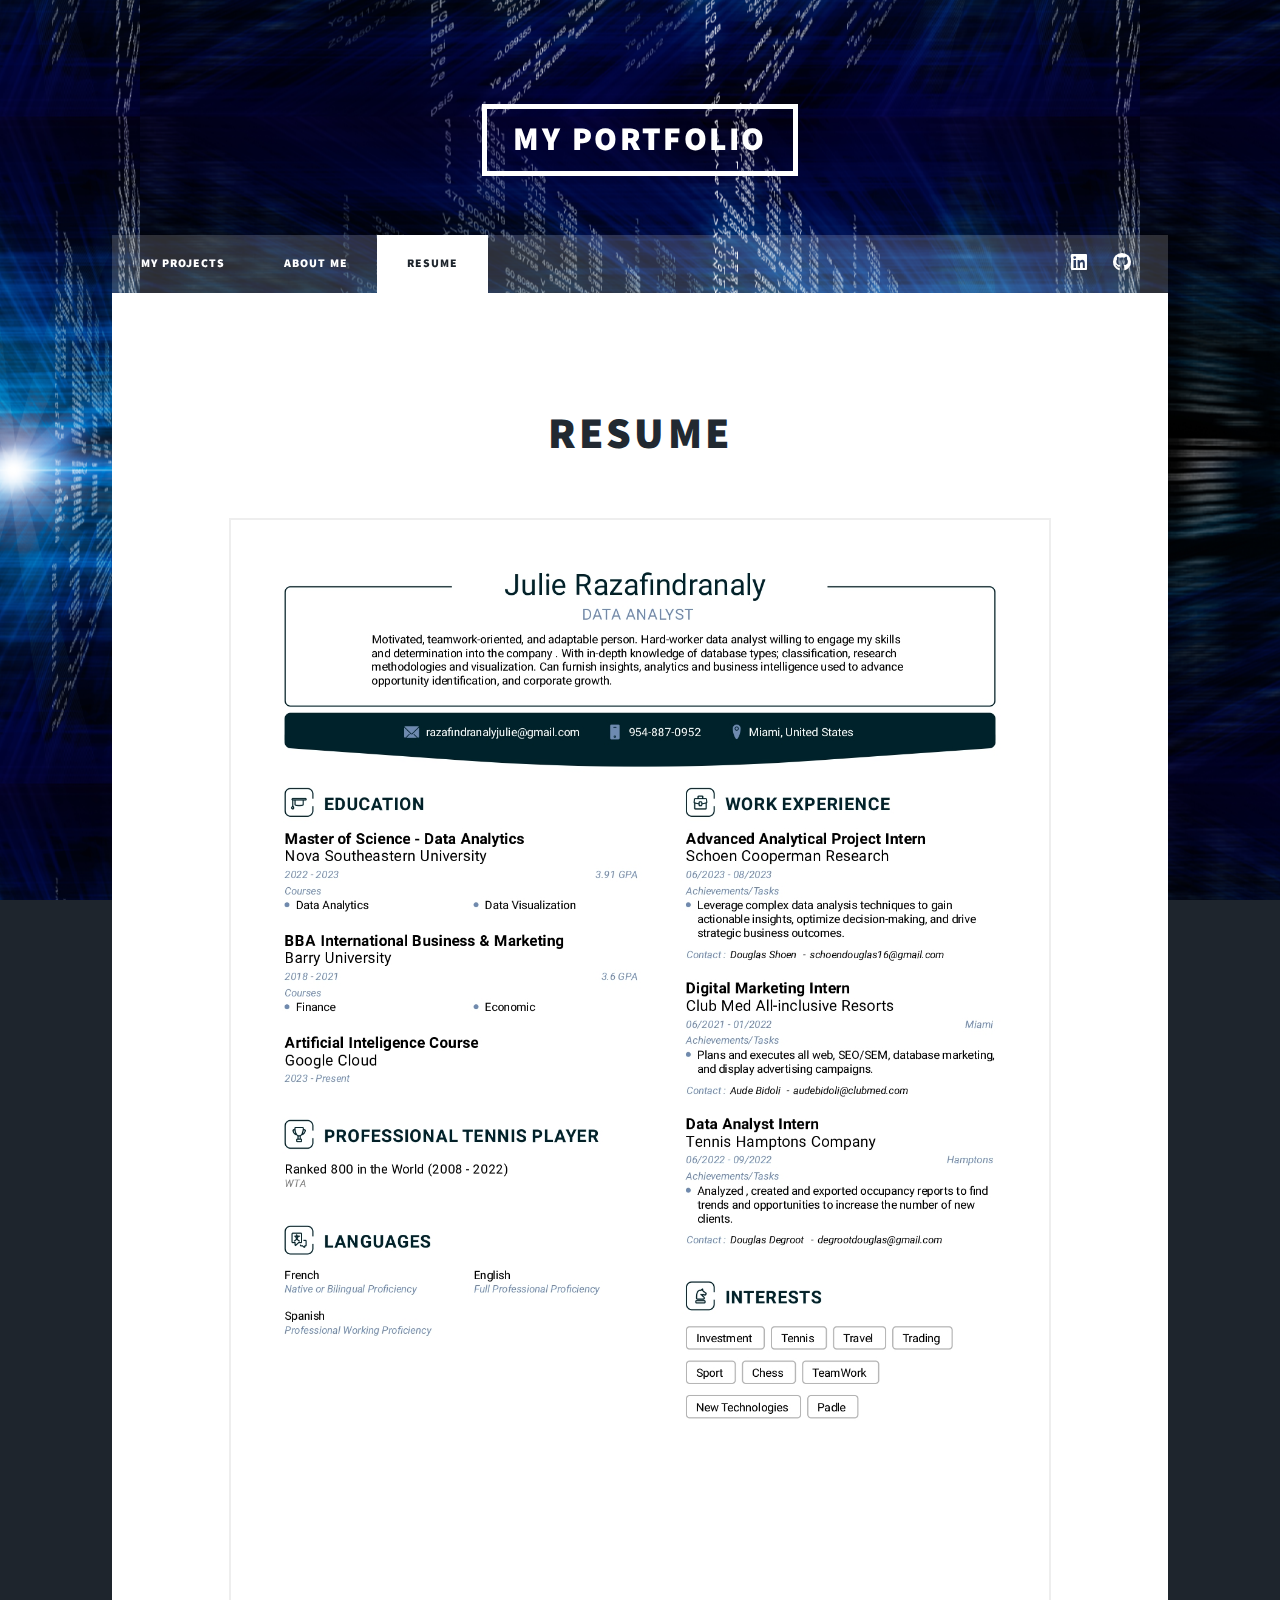
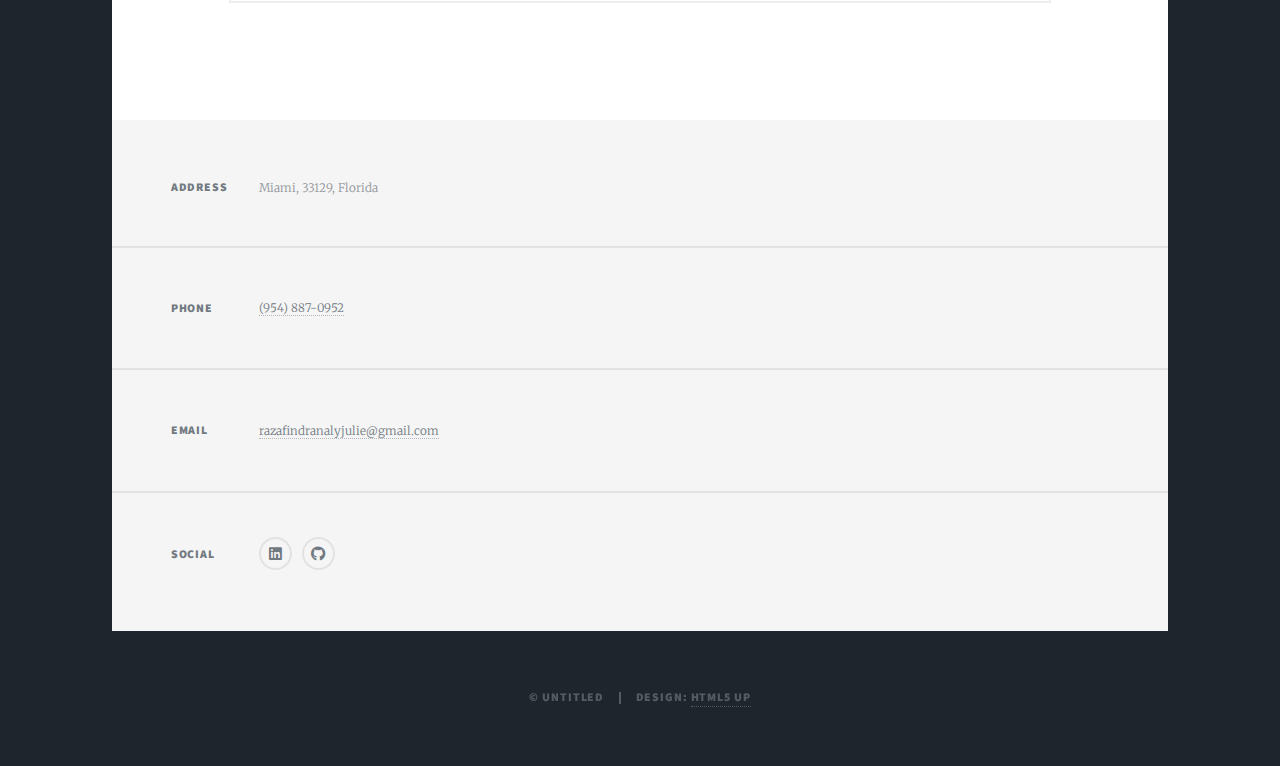
<file: elements.html>
<!DOCTYPE HTML>
<!--
	Massively by HTML5 UP
	html5up.net | @ajlkn
	Free for personal and commercial use under the CCA 3.0 license (html5up.net/license)
-->
<html>
	<head>
		<title>Julie Razafindranaly <br> Resume</title>
		<meta charset="utf-8" />
		<meta name="viewport" content="width=device-width, initial-scale=1, user-scalable=no" />
		<link rel="stylesheet" href="assets/css/main.css" />
		<noscript><link rel="stylesheet" href="assets/css/noscript.css" /></noscript>
	</head>
	<body class="is-preload">

		<!-- Wrapper -->
			<div id="wrapper">

				<!-- Header -->
					<header id="header">
						<a href="index.html" class="logo">My Portfolio</a>
					</header>

				<!-- Nav -->
					<nav id="nav">
						<ul class="links">
							<li><a href="index.html">My Projects</a></li>
							<li><a href="generic.html">About me </a></li>
							<li class="active"><a href="elements.html">Resume</a></li>
						</ul>
						<ul class="icons">
							<li><a href="https://www.linkedin.com/in/julie-razafindranaly-a80134ba/" class="icon brands alt fa-linkedin"><span class="label">Linkedin</span></a></li>
									<li><a href="https://github.com/Liloubimoul" class="icon brands alt fa-github"><span class="label">GitHub</span></a></li>
						</ul>
					</nav>

				<!-- Main -->
					<div id="main">

						
						<!-- Post -->
							<section class="post">
								<header class="major">
									<h1>Resume</h1>
								</header>

		

								<!-- Image -->
								<div class="box">
									<span class="image fit"><img src="images/Resume.jpg" alt="" /></span>
									<div class="box alt">
									</div>

					

							</section>

					</div>

				<!-- Footer -->
				<footer id="footer">
						
					
						
				</section>
				<section class="split contact">
					<section class="alt">
						<h3>Address</h3>
						<p>Miami, 33129, Florida<br />
						</p>
					</section>
					<section>
						<h3>Phone</h3>
						<p><a href="#">(954) 887-0952</a></p>
					</section>
					<section>
						<h3>Email</h3>
						<p><a href="#">razafindranalyjulie@gmail.com</a></p>
					</section>
					<section>
						<h3>Social</h3>
						<ul class="icons alt">
							<li><a href="https://www.linkedin.com/in/julie-razafindranaly-a80134ba/" class="icon brands alt fa-linkedin"><span class="label">Linkedin</span></a></li>
							<li><a href="https://github.com/Liloubimoul" class="icon brands alt fa-github"><span class="label">GitHub</span></a></li>
						</ul>
					</section>
				</section>
			</footer>

				<!-- Copyright -->
					<div id="copyright">
						<ul><li>&copy; Untitled</li><li>Design: <a href="https://html5up.net">HTML5 UP</a></li></ul>
					</div>

			</div>

		<!-- Scripts -->
			<script src="assets/js/jquery.min.js"></script>
			<script src="assets/js/jquery.scrollex.min.js"></script>
			<script src="assets/js/jquery.scrolly.min.js"></script>
			<script src="assets/js/browser.min.js"></script>
			<script src="assets/js/breakpoints.min.js"></script>
			<script src="assets/js/util.js"></script>
			<script src="assets/js/main.js"></script>

	</body>
</html>
</file>
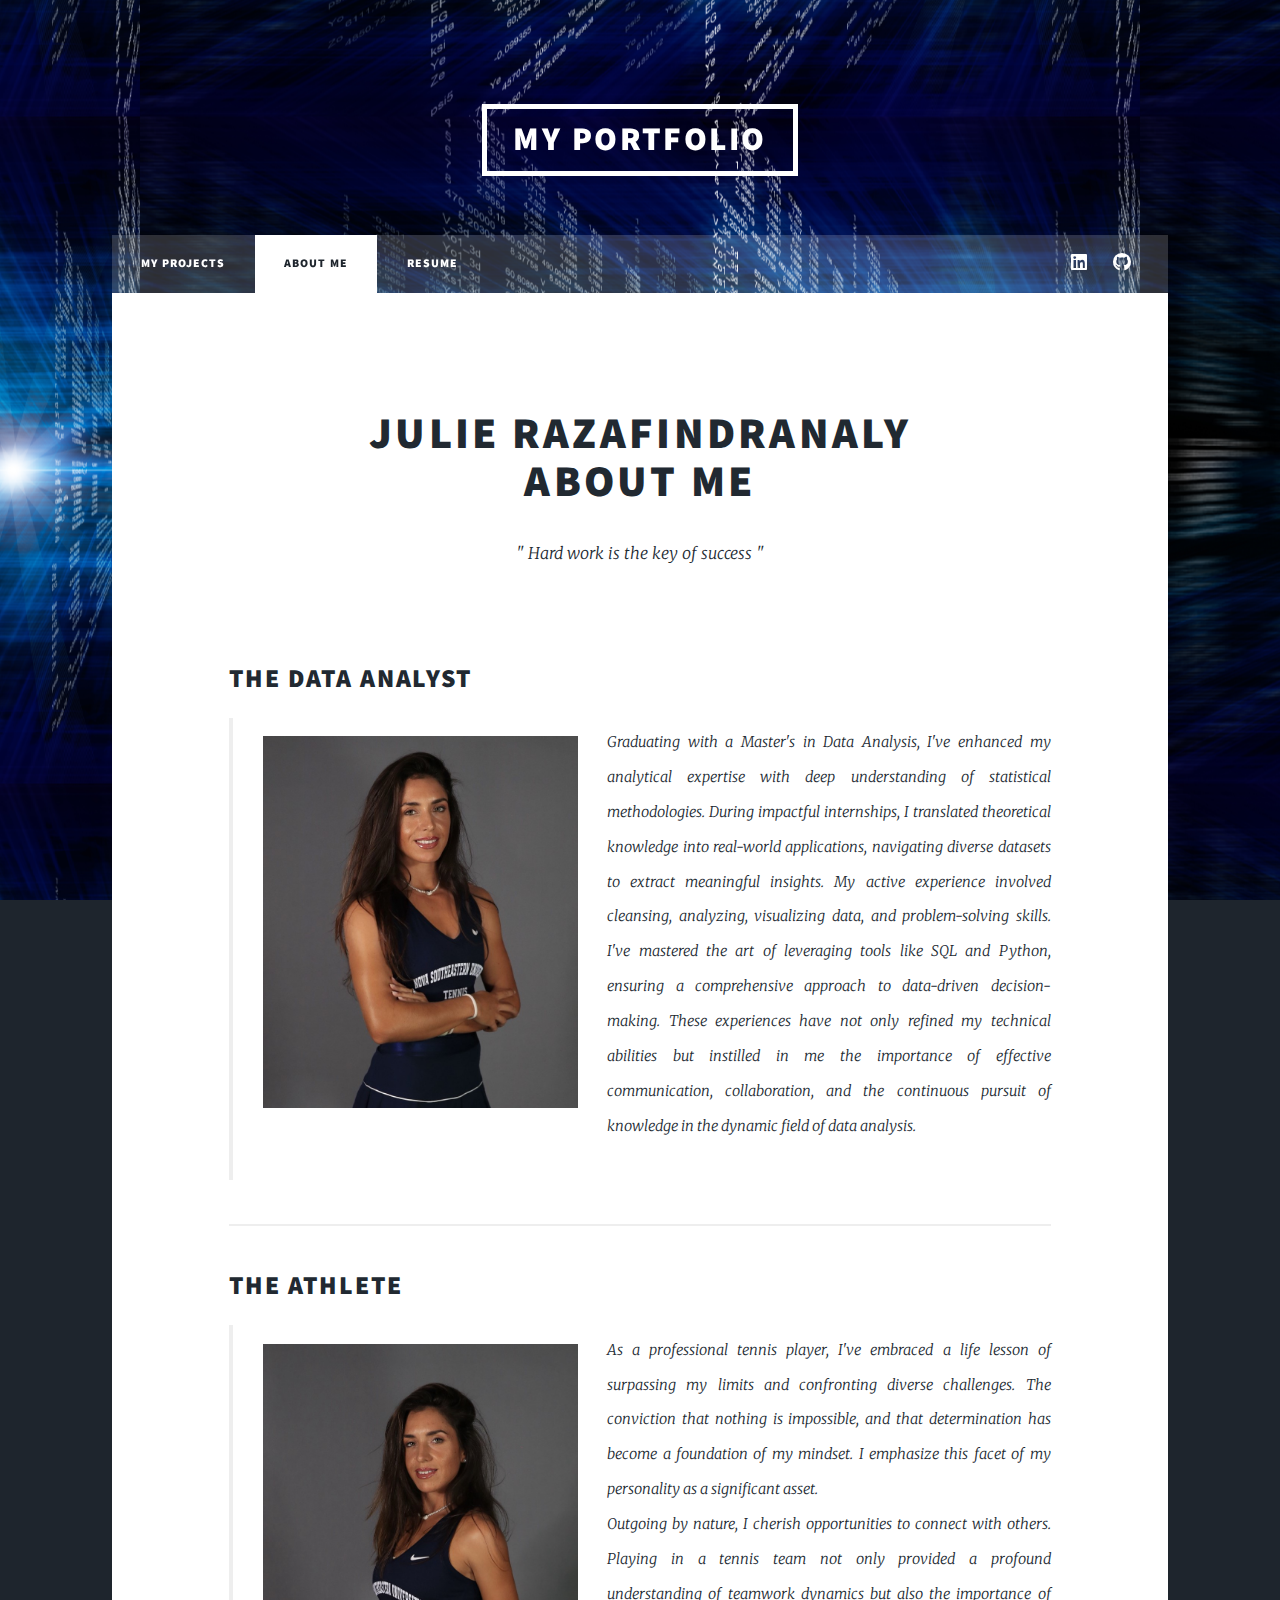
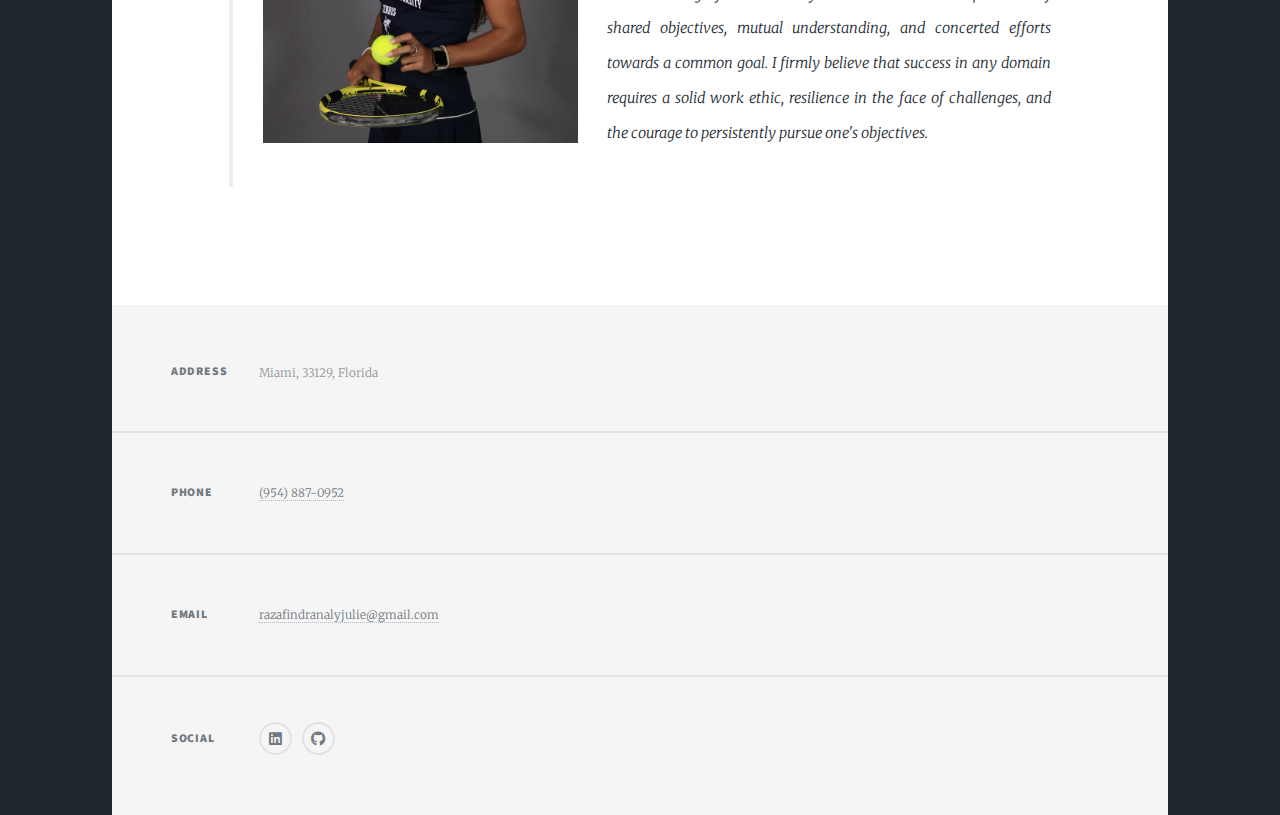
<file: generic.html>
<!DOCTYPE HTML>
<!--
	Massively by HTML5 UP
	html5up.net | @ajlkn
	Free for personal and commercial use under the CCA 3.0 license (html5up.net/license)
-->
<html>
	<head>
		<title>Julie Razafindranaly Portfolio</title>
		<meta charset="utf-8" />
		<meta name="viewport" content="width=device-width, initial-scale=1, user-scalable=no" />
		<link rel="stylesheet" href="assets/css/main.css" />
		<noscript><link rel="stylesheet" href="assets/css/noscript.css" /></noscript>
	</head>
	<body class="is-preload">

		<!-- Wrapper -->
			<div id="wrapper">

				<!-- Header -->
					<header id="header">
						<a href="index.html" class="logo">My Portfolio</a>
					</header>

				<!-- Nav -->
					<nav id="nav">
						<ul class="links">
							<li><a href="index.html">MY PROJECTS</a></li>
							<li class="active"><a href="generic.html">ABOUT ME</a></li>
							<li><a href="elements.html">RESUME </a></li>
						</ul>
						<ul class="icons">
							<li><a href="https://www.linkedin.com/in/julie-razafindranaly-a80134ba/" class="icon brands alt fa-linkedin"><span class="label">Linkedin</span></a></li>
									<li><a href="https://github.com/Liloubimoul" class="icon brands alt fa-github"><span class="label">GitHub</span></a></li>
						</ul>
					</nav>

				<!-- Main -->
					<div id="main">

						<!-- Post -->
							<section class="post">
								<header class="major">
									<h1>Julie Razafindranaly<br>About me  </h1>
									<p>" Hard work is the key of success "</p>
								</header>
									<p></p><br>

							<!-- Blockquote -->
							<h2>The Data Analyst</h2>
							<blockquote>
							<p><span class="image left"><img src="images/Julie1.JPG" alt="" />
							</span>Graduating with a Master's in Data Analysis, I've enhanced my analytical expertise with deep 
							understanding of statistical methodologies. During impactful internships, I translated theoretical 
							knowledge into real-world applications, navigating diverse datasets to extract meaningful insights. 
							My active experience involved cleansing, analyzing, visualizing data, and problem-solving skills. 
							I've mastered the art of leveraging tools like SQL and Python, ensuring a comprehensive approach to data-driven decision-making. These experiences have not only refined my technical abilities but instilled in me the importance of effective communication, collaboration, and the continuous pursuit of knowledge in the dynamic field of data analysis.</p>
							</p><p></p>
							</p>
							</blockquote>
							<div></div>
						</p><hr>

							<!-- Blockquote -->
							<h2>The Athlete</h2>
							<blockquote>
							<p><span class="image left"><img src="images/Julie3.JPG" alt="" /></span>As a professional tennis player, 
								I've embraced a life lesson of surpassing my limits and confronting diverse challenges. 
								The conviction that nothing is impossible, and that determination has become a foundation of my mindset. 
								I emphasize this facet of my personality as a significant asset.
								<br>Outgoing by nature, I cherish opportunities to connect with others. Playing in a tennis team not 
								only provided a profound understanding of teamwork dynamics but also the importance of shared objectives, 
								mutual understanding, and concerted efforts towards a common goal. I firmly believe that success in any domain requires 
								a solid work ethic, resilience in the face of challenges, and the courage to persistently pursue one's objectives.
								</p>
					</div>
				</section>

							
					

				<!-- Footer -->
				<footer id="footer">
						
					
						
				</section>
				<section class="split contact">
					<section class="alt">
						<h3>Address</h3>
						<p>Miami, 33129, Florida<br />
						</p>
					</section>
					<section>
						<h3>Phone</h3>
						<p><a href="#">(954) 887-0952</a></p>
					</section>
					<section>
						<h3>Email</h3>
						<p><a href="#">razafindranalyjulie@gmail.com</a></p>
					</section>
					<section>
						<h3>Social</h3>
						<ul class="icons alt">
							<li><a href="https://www.linkedin.com/in/julie-razafindranaly-a80134ba/" class="icon brands alt fa-linkedin"><span class="label">Linkedin</span></a></li>
							<li><a href="https://github.com/Liloubimoul" class="icon brands alt fa-github"><span class="label">GitHub</span></a></li>
						</ul>
					</section>
				</section>
			</footer>

				

			</div>

		<!-- Scripts -->
			<script src="assets/js/jquery.min.js"></script>
			<script src="assets/js/jquery.scrollex.min.js"></script>
			<script src="assets/js/jquery.scrolly.min.js"></script>
			<script src="assets/js/browser.min.js"></script>
			<script src="assets/js/breakpoints.min.js"></script>
			<script src="assets/js/util.js"></script>
			<script src="assets/js/main.js"></script>

	</body>
</html>
</file>
<file: assets/css/main.css>
@import url(fontawesome-all.min.css);
@import url("https://fonts.googleapis.com/css?family=Merriweather:300,700,300italic,700italic|Source+Sans+Pro:900");

/*
	Massively by HTML5 UP
	html5up.net | @ajlkn
	Free for personal and commercial use under the CCA 3.0 license (html5up.net/license)
*/

html, body, div, span, applet, object,
iframe, h1, h2, h3, h4, h5, h6, p, blockquote,
pre, a, abbr, acronym, address, big, cite,
code, del, dfn, em, img, ins, kbd, q, s, samp,
small, strike, strong, sub, sup, tt, var, b,
u, i, center, dl, dt, dd, ol, ul, li, fieldset,
form, label, legend, table, caption, tbody,
tfoot, thead, tr, th, td, article, aside,
canvas, details, embed, figure, figcaption,
footer, header, hgroup, menu, nav, output, ruby,
section, summary, time, mark, audio, video {
	margin: 0;
	padding: 0;
	border: 0;
	font-size: 100%;
	font: inherit;
	vertical-align: baseline;}

article, aside, details, figcaption, figure,
footer, header, hgroup, menu, nav, section {
	display: block;}

body {
	line-height: 1;
}

ol, ul {
	list-style: none;
}

blockquote, q {
	quotes: none;
}

	blockquote:before, blockquote:after, q:before, q:after {
		content: '';
		content: none;
	}

table {
	border-collapse: collapse;
	border-spacing: 0;
}

body {
	-webkit-text-size-adjust: none;
}

mark {
	background-color: transparent;
	color: inherit;
}

input::-moz-focus-inner {
	border: 0;
	padding: 0;
}

input, select, textarea {
	-moz-appearance: none;
	-webkit-appearance: none;
	-ms-appearance: none;
	appearance: none;
}

/* Basic */

	@-ms-viewport {
		width: device-width;
	}

	body {
		-ms-overflow-style: scrollbar;
	}

	@media screen and (max-width: 480px) {

		html, body {
			min-width: 320px;
		}

	}

	html {
		box-sizing: border-box;
	}

	*, *:before, *:after {
		box-sizing: inherit;
	}

	body {
		background-color: #1e252d;
	}

		body.is-preload *, body.is-preload *:before, body.is-preload *:after {
			-moz-animation: none !important;
			-webkit-animation: none !important;
			-ms-animation: none !important;
			animation: none !important;
			-moz-transition: none !important;
			-webkit-transition: none !important;
			-ms-transition: none !important;
			transition: none !important;
		}

/* Type */

	html {
		font-size: 16pt;
	}

		@media screen and (max-width: 1680px) {

			html {
				font-size: 12pt;
			}

		}

		@media screen and (max-width: 1280px) {

			html {
				font-size: 11pt;
			}

		}

		@media screen and (max-width: 360px) {

			html {
				font-size: 10pt;
			}

		}

	body {
		color: #212931;
	}

	body, input, select, textarea {
		font-family: "Merriweather", Georgia, serif;
		font-weight: 300;
		font-size: 1rem;
		line-height: 2.375;
	}

	a {
		-moz-transition: color 0.2s ease-in-out, background-color 0.2s ease-in-out, border-color 0.2s ease-in-out, box-shadow 0.2s ease-in-out;
		-webkit-transition: color 0.2s ease-in-out, background-color 0.2s ease-in-out, border-color 0.2s ease-in-out, box-shadow 0.2s ease-in-out;
		-ms-transition: color 0.2s ease-in-out, background-color 0.2s ease-in-out, border-color 0.2s ease-in-out, box-shadow 0.2s ease-in-out;
		transition: color 0.2s ease-in-out, background-color 0.2s ease-in-out, border-color 0.2s ease-in-out, box-shadow 0.2s ease-in-out;
		border-bottom: dotted 1px;
		text-decoration: none;
	}

		a:hover {
			border-bottom-color: transparent;
		}

	strong, b {
		font-weight: 600;
	}

	em, i {
		font-style: italic;
	}

	p {
		text-align: justify;
		margin: 0 0 2rem 0;
	}

	h1, h2, h3, h4, h5, h6 {
		font-family: "Source Sans Pro", Helvetica, sans-serif;
		font-weight: 900;
		line-height: 1.5;
		letter-spacing: 0.075em;
		text-transform: uppercase;
		margin: 0 0 1rem 0;
	}

		h1 a, h2 a, h3 a, h4 a, h5 a, h6 a {
			border-bottom: 0;
			color: inherit;
			text-decoration: none;
		}

	h1 {
		font-size: 4rem;
		line-height: 1.1;
		margin: 0 0 2rem 0;
	}

	h2 {
		font-size: 1.75rem;
		line-height: 1.3;
		margin: 0 0 1.5rem 0;
	}

	h3 {
		font-size: 1.25rem;
		margin: 0 0 1.5rem 0;
	}

	h4 {
		font-size: 1rem;
	}

	h5 {
		font-size: 0.9rem;
	}

	h6 {
		font-size: 0.8rem;
	}

	sub {
		font-size: 0.8rem;
		position: relative;
		top: 0.5rem;
	}

	sup {
		font-size: 0.8rem;
		position: relative;
		top: -0.5rem;
	}

	blockquote {
		border-left: solid 4px;
		font-style: italic;
		margin: 0 0 2rem 0;
		padding: 0.5rem 0 0.5rem 2rem;
	}

	code {
		border: solid 2px;
		font-family: "Courier New", monospace;
		font-size: 0.9rem;
		margin: 0 0.25rem;
		padding: 0.25rem 0.65rem;
	}

	pre {
		-webkit-overflow-scrolling: touch;
		font-family: "Courier New", monospace;
		font-size: 0.9rem;
		margin: 0 0 2rem 0;
	}

		pre code {
			display: block;
			line-height: 1.75;
			padding: 1rem 1.5rem;
			overflow-x: auto;
		}

	hr {
		border: 0;
		border-bottom: solid 2px;
		margin: 3rem 0;
	}

		hr.major {
			margin: 5rem 0;
		}

	.align-left {
		text-align: left;
	}

	.align-center {
		text-align: center;
	}

	.align-right {
		text-align: right;
	}

	input, select, textarea {
		color: #212931;
	}

	a {
		color: #212931;
		border-bottom-color: rgba(33, 41, 49, 0.5);
	}

		a:hover {
			border-bottom-color: transparent;
			color: #18bfef !important;
		}

	strong, b {
		color: #212931;
	}

	h1, h2, h3, h4, h5, h6 {
		color: #212931;
	}

	blockquote {
		border-left-color: #eeeeee;
	}

	code {
		background: rgba(50, 41, 41, 0.25);
		border-color: #eeeeee;
	}

	hr {
		border-bottom-color: #eeeeee;
	}

/* Row */

	.row {
		display: flex;
		flex-wrap: wrap;
		box-sizing: border-box;
		align-items: stretch;
	}

		.row > * {
			box-sizing: border-box;
		}

		.row.gtr-uniform > * > :last-child {
			margin-bottom: 0;
		}

		.row.aln-left {
			justify-content: flex-start;
		}

		.row.aln-center {
			justify-content: center;
		}

		.row.aln-right {
			justify-content: flex-end;
		}

		.row.aln-top {
			align-items: flex-start;
		}

		.row.aln-middle {
			align-items: center;
		}

		.row.aln-bottom {
			align-items: flex-end;
		}

		.row > .imp {
			order: -1;
		}

		.row > .col-1 {
			width: 8.33333%;
		}

		.row > .off-1 {
			margin-left: 8.33333%;
		}

		.row > .col-2 {
			width: 16.66667%;
		}

		.row > .off-2 {
			margin-left: 16.66667%;
		}

		.row > .col-3 {
			width: 25%;
		}

		.row > .off-3 {
			margin-left: 25%;
		}

		.row > .col-4 {
			width: 33.33333%;
		}

		.row > .off-4 {
			margin-left: 33.33333%;
		}

		.row > .col-5 {
			width: 41.66667%;
		}

		.row > .off-5 {
			margin-left: 41.66667%;
		}

		.row > .col-6 {
			width: 50%;
		}

		.row > .off-6 {
			margin-left: 50%;
		}

		.row > .col-7 {
			width: 58.33333%;
		}

		.row > .off-7 {
			margin-left: 58.33333%;
		}

		.row > .col-8 {
			width: 66.66667%;
		}

		.row > .off-8 {
			margin-left: 66.66667%;
		}

		.row > .col-9 {
			width: 75%;
		}

		.row > .off-9 {
			margin-left: 75%;
		}

		.row > .col-10 {
			width: 83.33333%;
		}

		.row > .off-10 {
			margin-left: 83.33333%;
		}

		.row > .col-11 {
			width: 91.66667%;
		}

		.row > .off-11 {
			margin-left: 91.66667%;
		}

		.row > .col-12 {
			width: 100%;
		}

		.row > .off-12 {
			margin-left: 100%;
		}

		.row.gtr-0 {
			margin-top: 0;
			margin-left: 0rem;
		}

			.row.gtr-0 > * {
				padding: 0 0 0 0rem;
			}

			.row.gtr-0.gtr-uniform {
				margin-top: 0rem;
			}

				.row.gtr-0.gtr-uniform > * {
					padding-top: 0rem;
				}

		.row.gtr-25 {
			margin-top: 0;
			margin-left: -0.375rem;
		}

			.row.gtr-25 > * {
				padding: 0 0 0 0.375rem;
			}

			.row.gtr-25.gtr-uniform {
				margin-top: -0.375rem;
			}

				.row.gtr-25.gtr-uniform > * {
					padding-top: 0.375rem;
				}

		.row.gtr-50 {
			margin-top: 0;
			margin-left: -0.75rem;
		}

			.row.gtr-50 > * {
				padding: 0 0 0 0.75rem;
			}

			.row.gtr-50.gtr-uniform {
				margin-top: -0.75rem;
			}

				.row.gtr-50.gtr-uniform > * {
					padding-top: 0.75rem;
				}

		.row {
			margin-top: 0;
			margin-left: -1.5rem;
		}

			.row > * {
				padding: 0 0 0 1.5rem;
			}

			.row.gtr-uniform {
				margin-top: -1.5rem;
			}

				.row.gtr-uniform > * {
					padding-top: 1.5rem;
				}

		.row.gtr-150 {
			margin-top: 0;
			margin-left: -2.25rem;
		}

			.row.gtr-150 > * {
				padding: 0 0 0 2.25rem;
			}

			.row.gtr-150.gtr-uniform {
				margin-top: -2.25rem;
			}

				.row.gtr-150.gtr-uniform > * {
					padding-top: 2.25rem;
				}

		.row.gtr-200 {
			margin-top: 0;
			margin-left: -3rem;
		}

			.row.gtr-200 > * {
				padding: 0 0 0 3rem;
			}

			.row.gtr-200.gtr-uniform {
				margin-top: -3rem;
			}

				.row.gtr-200.gtr-uniform > * {
					padding-top: 3rem;
				}

		@media screen and (max-width: 1680px) {

			.row {
				display: flex;
				flex-wrap: wrap;
				box-sizing: border-box;
				align-items: stretch;
			}

				.row > * {
					box-sizing: border-box;
				}

				.row.gtr-uniform > * > :last-child {
					margin-bottom: 0;
				}

				.row.aln-left {
					justify-content: flex-start;
				}

				.row.aln-center {
					justify-content: center;
				}

				.row.aln-right {
					justify-content: flex-end;
				}

				.row.aln-top {
					align-items: flex-start;
				}

				.row.aln-middle {
					align-items: center;
				}

				.row.aln-bottom {
					align-items: flex-end;
				}

				.row > .imp-xlarge {
					order: -1;
				}

				.row > .col-1-xlarge {
					width: 8.33333%;
				}

				.row > .off-1-xlarge {
					margin-left: 8.33333%;
				}

				.row > .col-2-xlarge {
					width: 16.66667%;
				}

				.row > .off-2-xlarge {
					margin-left: 16.66667%;
				}

				.row > .col-3-xlarge {
					width: 25%;
				}

				.row > .off-3-xlarge {
					margin-left: 25%;
				}

				.row > .col-4-xlarge {
					width: 33.33333%;
				}

				.row > .off-4-xlarge {
					margin-left: 33.33333%;
				}

				.row > .col-5-xlarge {
					width: 41.66667%;
				}

				.row > .off-5-xlarge {
					margin-left: 41.66667%;
				}

				.row > .col-6-xlarge {
					width: 50%;
				}

				.row > .off-6-xlarge {
					margin-left: 50%;
				}

				.row > .col-7-xlarge {
					width: 58.33333%;
				}

				.row > .off-7-xlarge {
					margin-left: 58.33333%;
				}

				.row > .col-8-xlarge {
					width: 66.66667%;
				}

				.row > .off-8-xlarge {
					margin-left: 66.66667%;
				}

				.row > .col-9-xlarge {
					width: 75%;
				}

				.row > .off-9-xlarge {
					margin-left: 75%;
				}

				.row > .col-10-xlarge {
					width: 83.33333%;
				}

				.row > .off-10-xlarge {
					margin-left: 83.33333%;
				}

				.row > .col-11-xlarge {
					width: 91.66667%;
				}

				.row > .off-11-xlarge {
					margin-left: 91.66667%;
				}

				.row > .col-12-xlarge {
					width: 100%;
				}

				.row > .off-12-xlarge {
					margin-left: 100%;
				}

				.row.gtr-0 {
					margin-top: 0;
					margin-left: 0rem;
				}

					.row.gtr-0 > * {
						padding: 0 0 0 0rem;
					}

					.row.gtr-0.gtr-uniform {
						margin-top: 0rem;
					}

						.row.gtr-0.gtr-uniform > * {
							padding-top: 0rem;
						}

				.row.gtr-25 {
					margin-top: 0;
					margin-left: -0.375rem;
				}

					.row.gtr-25 > * {
						padding: 0 0 0 0.375rem;
					}

					.row.gtr-25.gtr-uniform {
						margin-top: -0.375rem;
					}

						.row.gtr-25.gtr-uniform > * {
							padding-top: 0.375rem;
						}

				.row.gtr-50 {
					margin-top: 0;
					margin-left: -0.75rem;
				}

					.row.gtr-50 > * {
						padding: 0 0 0 0.75rem;
					}

					.row.gtr-50.gtr-uniform {
						margin-top: -0.75rem;
					}

						.row.gtr-50.gtr-uniform > * {
							padding-top: 0.75rem;
						}

				.row {
					margin-top: 0;
					margin-left: -1.5rem;
				}

					.row > * {
						padding: 0 0 0 1.5rem;
					}

					.row.gtr-uniform {
						margin-top: -1.5rem;
					}

						.row.gtr-uniform > * {
							padding-top: 1.5rem;
						}

				.row.gtr-150 {
					margin-top: 0;
					margin-left: -2.25rem;
				}

					.row.gtr-150 > * {
						padding: 0 0 0 2.25rem;
					}

					.row.gtr-150.gtr-uniform {
						margin-top: -2.25rem;
					}

						.row.gtr-150.gtr-uniform > * {
							padding-top: 2.25rem;
						}

				.row.gtr-200 {
					margin-top: 0;
					margin-left: -3rem;
				}

					.row.gtr-200 > * {
						padding: 0 0 0 3rem;
					}

					.row.gtr-200.gtr-uniform {
						margin-top: -3rem;
					}

						.row.gtr-200.gtr-uniform > * {
							padding-top: 3rem;
						}

		}

		@media screen and (max-width: 1280px) {

			.row {
				display: flex;
				flex-wrap: wrap;
				box-sizing: border-box;
				align-items: stretch;
			}

				.row > * {
					box-sizing: border-box;
				}

				.row.gtr-uniform > * > :last-child {
					margin-bottom: 0;
				}

				.row.aln-left {
					justify-content: flex-start;
				}

				.row.aln-center {
					justify-content: center;
				}

				.row.aln-right {
					justify-content: flex-end;
				}

				.row.aln-top {
					align-items: flex-start;
				}

				.row.aln-middle {
					align-items: center;
				}

				.row.aln-bottom {
					align-items: flex-end;
				}

				.row > .imp-large {
					order: -1;
				}

				.row > .col-1-large {
					width: 8.33333%;
				}

				.row > .off-1-large {
					margin-left: 8.33333%;
				}

				.row > .col-2-large {
					width: 16.66667%;
				}

				.row > .off-2-large {
					margin-left: 16.66667%;
				}

				.row > .col-3-large {
					width: 25%;
				}

				.row > .off-3-large {
					margin-left: 25%;
				}

				.row > .col-4-large {
					width: 33.33333%;
				}

				.row > .off-4-large {
					margin-left: 33.33333%;
				}

				.row > .col-5-large {
					width: 41.66667%;
				}

				.row > .off-5-large {
					margin-left: 41.66667%;
				}

				.row > .col-6-large {
					width: 50%;
				}

				.row > .off-6-large {
					margin-left: 50%;
				}

				.row > .col-7-large {
					width: 58.33333%;
				}

				.row > .off-7-large {
					margin-left: 58.33333%;
				}

				.row > .col-8-large {
					width: 66.66667%;
				}

				.row > .off-8-large {
					margin-left: 66.66667%;
				}

				.row > .col-9-large {
					width: 75%;
				}

				.row > .off-9-large {
					margin-left: 75%;
				}

				.row > .col-10-large {
					width: 83.33333%;
				}

				.row > .off-10-large {
					margin-left: 83.33333%;
				}

				.row > .col-11-large {
					width: 91.66667%;
				}

				.row > .off-11-large {
					margin-left: 91.66667%;
				}

				.row > .col-12-large {
					width: 100%;
				}

				.row > .off-12-large {
					margin-left: 100%;
				}

				.row.gtr-0 {
					margin-top: 0;
					margin-left: 0rem;
				}

					.row.gtr-0 > * {
						padding: 0 0 0 0rem;
					}

					.row.gtr-0.gtr-uniform {
						margin-top: 0rem;
					}

						.row.gtr-0.gtr-uniform > * {
							padding-top: 0rem;
						}

				.row.gtr-25 {
					margin-top: 0;
					margin-left: -0.375rem;
				}

					.row.gtr-25 > * {
						padding: 0 0 0 0.375rem;
					}

					.row.gtr-25.gtr-uniform {
						margin-top: -0.375rem;
					}

						.row.gtr-25.gtr-uniform > * {
							padding-top: 0.375rem;
						}

				.row.gtr-50 {
					margin-top: 0;
					margin-left: -0.75rem;
				}

					.row.gtr-50 > * {
						padding: 0 0 0 0.75rem;
					}

					.row.gtr-50.gtr-uniform {
						margin-top: -0.75rem;
					}

						.row.gtr-50.gtr-uniform > * {
							padding-top: 0.75rem;
						}

				.row {
					margin-top: 0;
					margin-left: -1.5rem;
				}

					.row > * {
						padding: 0 0 0 1.5rem;
					}

					.row.gtr-uniform {
						margin-top: -1.5rem;
					}

						.row.gtr-uniform > * {
							padding-top: 1.5rem;
						}

				.row.gtr-150 {
					margin-top: 0;
					margin-left: -2.25rem;
				}

					.row.gtr-150 > * {
						padding: 0 0 0 2.25rem;
					}

					.row.gtr-150.gtr-uniform {
						margin-top: -2.25rem;
					}

						.row.gtr-150.gtr-uniform > * {
							padding-top: 2.25rem;
						}

				.row.gtr-200 {
					margin-top: 0;
					margin-left: -3rem;
				}

					.row.gtr-200 > * {
						padding: 0 0 0 3rem;
					}

					.row.gtr-200.gtr-uniform {
						margin-top: -3rem;
					}

						.row.gtr-200.gtr-uniform > * {
							padding-top: 3rem;
						}

		}

		@media screen and (max-width: 980px) {

			.row {
				display: flex;
				flex-wrap: wrap;
				box-sizing: border-box;
				align-items: stretch;
			}

				.row > * {
					box-sizing: border-box;
				}

				.row.gtr-uniform > * > :last-child {
					margin-bottom: 0;
				}

				.row.aln-left {
					justify-content: flex-start;
				}

				.row.aln-center {
					justify-content: center;
				}

				.row.aln-right {
					justify-content: flex-end;
				}

				.row.aln-top {
					align-items: flex-start;
				}

				.row.aln-middle {
					align-items: center;
				}

				.row.aln-bottom {
					align-items: flex-end;
				}

				.row > .imp-medium {
					order: -1;
				}

				.row > .col-1-medium {
					width: 8.33333%;
				}

				.row > .off-1-medium {
					margin-left: 8.33333%;
				}

				.row > .col-2-medium {
					width: 16.66667%;
				}

				.row > .off-2-medium {
					margin-left: 16.66667%;
				}

				.row > .col-3-medium {
					width: 25%;
				}

				.row > .off-3-medium {
					margin-left: 25%;
				}

				.row > .col-4-medium {
					width: 33.33333%;
				}

				.row > .off-4-medium {
					margin-left: 33.33333%;
				}

				.row > .col-5-medium {
					width: 41.66667%;
				}

				.row > .off-5-medium {
					margin-left: 41.66667%;
				}

				.row > .col-6-medium {
					width: 50%;
				}

				.row > .off-6-medium {
					margin-left: 50%;
				}

				.row > .col-7-medium {
					width: 58.33333%;
				}

				.row > .off-7-medium {
					margin-left: 58.33333%;
				}

				.row > .col-8-medium {
					width: 66.66667%;
				}

				.row > .off-8-medium {
					margin-left: 66.66667%;
				}

				.row > .col-9-medium {
					width: 75%;
				}

				.row > .off-9-medium {
					margin-left: 75%;
				}

				.row > .col-10-medium {
					width: 83.33333%;
				}

				.row > .off-10-medium {
					margin-left: 83.33333%;
				}

				.row > .col-11-medium {
					width: 91.66667%;
				}

				.row > .off-11-medium {
					margin-left: 91.66667%;
				}

				.row > .col-12-medium {
					width: 100%;
				}

				.row > .off-12-medium {
					margin-left: 100%;
				}

				.row.gtr-0 {
					margin-top: 0;
					margin-left: 0rem;
				}

					.row.gtr-0 > * {
						padding: 0 0 0 0rem;
					}

					.row.gtr-0.gtr-uniform {
						margin-top: 0rem;
					}

						.row.gtr-0.gtr-uniform > * {
							padding-top: 0rem;
						}

				.row.gtr-25 {
					margin-top: 0;
					margin-left: -0.375rem;
				}

					.row.gtr-25 > * {
						padding: 0 0 0 0.375rem;
					}

					.row.gtr-25.gtr-uniform {
						margin-top: -0.375rem;
					}

						.row.gtr-25.gtr-uniform > * {
							padding-top: 0.375rem;
						}

				.row.gtr-50 {
					margin-top: 0;
					margin-left: -0.75rem;
				}

					.row.gtr-50 > * {
						padding: 0 0 0 0.75rem;
					}

					.row.gtr-50.gtr-uniform {
						margin-top: -0.75rem;
					}

						.row.gtr-50.gtr-uniform > * {
							padding-top: 0.75rem;
						}

				.row {
					margin-top: 0;
					margin-left: -1.5rem;
				}

					.row > * {
						padding: 0 0 0 1.5rem;
					}

					.row.gtr-uniform {
						margin-top: -1.5rem;
					}

						.row.gtr-uniform > * {
							padding-top: 1.5rem;
						}

				.row.gtr-150 {
					margin-top: 0;
					margin-left: -2.25rem;
				}

					.row.gtr-150 > * {
						padding: 0 0 0 2.25rem;
					}

					.row.gtr-150.gtr-uniform {
						margin-top: -2.25rem;
					}

						.row.gtr-150.gtr-uniform > * {
							padding-top: 2.25rem;
						}

				.row.gtr-200 {
					margin-top: 0;
					margin-left: -3rem;
				}

					.row.gtr-200 > * {
						padding: 0 0 0 3rem;
					}

					.row.gtr-200.gtr-uniform {
						margin-top: -3rem;
					}

						.row.gtr-200.gtr-uniform > * {
							padding-top: 3rem;
						}

		}

		@media screen and (max-width: 736px) {

			.row {
				display: flex;
				flex-wrap: wrap;
				box-sizing: border-box;
				align-items: stretch;
			}

				.row > * {
					box-sizing: border-box;
				}

				.row.gtr-uniform > * > :last-child {
					margin-bottom: 0;
				}

				.row.aln-left {
					justify-content: flex-start;
				}

				.row.aln-center {
					justify-content: center;
				}

				.row.aln-right {
					justify-content: flex-end;
				}

				.row.aln-top {
					align-items: flex-start;
				}

				.row.aln-middle {
					align-items: center;
				}

				.row.aln-bottom {
					align-items: flex-end;
				}

				.row > .imp-small {
					order: -1;
				}

				.row > .col-1-small {
					width: 8.33333%;
				}

				.row > .off-1-small {
					margin-left: 8.33333%;
				}

				.row > .col-2-small {
					width: 16.66667%;
				}

				.row > .off-2-small {
					margin-left: 16.66667%;
				}

				.row > .col-3-small {
					width: 25%;
				}

				.row > .off-3-small {
					margin-left: 25%;
				}

				.row > .col-4-small {
					width: 33.33333%;
				}

				.row > .off-4-small {
					margin-left: 33.33333%;
				}

				.row > .col-5-small {
					width: 41.66667%;
				}

				.row > .off-5-small {
					margin-left: 41.66667%;
				}

				.row > .col-6-small {
					width: 50%;
				}

				.row > .off-6-small {
					margin-left: 50%;
				}

				.row > .col-7-small {
					width: 58.33333%;
				}

				.row > .off-7-small {
					margin-left: 58.33333%;
				}

				.row > .col-8-small {
					width: 66.66667%;
				}

				.row > .off-8-small {
					margin-left: 66.66667%;
				}

				.row > .col-9-small {
					width: 75%;
				}

				.row > .off-9-small {
					margin-left: 75%;
				}

				.row > .col-10-small {
					width: 83.33333%;
				}

				.row > .off-10-small {
					margin-left: 83.33333%;
				}

				.row > .col-11-small {
					width: 91.66667%;
				}

				.row > .off-11-small {
					margin-left: 91.66667%;
				}

				.row > .col-12-small {
					width: 100%;
				}

				.row > .off-12-small {
					margin-left: 100%;
				}

				.row.gtr-0 {
					margin-top: 0;
					margin-left: 0rem;
				}

					.row.gtr-0 > * {
						padding: 0 0 0 0rem;
					}

					.row.gtr-0.gtr-uniform {
						margin-top: 0rem;
					}

						.row.gtr-0.gtr-uniform > * {
							padding-top: 0rem;
						}

				.row.gtr-25 {
					margin-top: 0;
					margin-left: -0.375rem;
				}

					.row.gtr-25 > * {
						padding: 0 0 0 0.375rem;
					}

					.row.gtr-25.gtr-uniform {
						margin-top: -0.375rem;
					}

						.row.gtr-25.gtr-uniform > * {
							padding-top: 0.375rem;
						}

				.row.gtr-50 {
					margin-top: 0;
					margin-left: -0.75rem;
				}

					.row.gtr-50 > * {
						padding: 0 0 0 0.75rem;
					}

					.row.gtr-50.gtr-uniform {
						margin-top: -0.75rem;
					}

						.row.gtr-50.gtr-uniform > * {
							padding-top: 0.75rem;
						}

				.row {
					margin-top: 0;
					margin-left: -1.5rem;
				}

					.row > * {
						padding: 0 0 0 1.5rem;
					}

					.row.gtr-uniform {
						margin-top: -1.5rem;
					}

						.row.gtr-uniform > * {
							padding-top: 1.5rem;
						}

				.row.gtr-150 {
					margin-top: 0;
					margin-left: -2.25rem;
				}

					.row.gtr-150 > * {
						padding: 0 0 0 2.25rem;
					}

					.row.gtr-150.gtr-uniform {
						margin-top: -2.25rem;
					}

						.row.gtr-150.gtr-uniform > * {
							padding-top: 2.25rem;
						}

				.row.gtr-200 {
					margin-top: 0;
					margin-left: -3rem;
				}

					.row.gtr-200 > * {
						padding: 0 0 0 3rem;
					}

					.row.gtr-200.gtr-uniform {
						margin-top: -3rem;
					}

						.row.gtr-200.gtr-uniform > * {
							padding-top: 3rem;
						}

		}

		@media screen and (max-width: 480px) {

			.row {
				display: flex;
				flex-wrap: wrap;
				box-sizing: border-box;
				align-items: stretch;
			}

				.row > * {
					box-sizing: border-box;
				}

				.row.gtr-uniform > * > :last-child {
					margin-bottom: 0;
				}

				.row.aln-left {
					justify-content: flex-start;
				}

				.row.aln-center {
					justify-content: center;
				}

				.row.aln-right {
					justify-content: flex-end;
				}

				.row.aln-top {
					align-items: flex-start;
				}

				.row.aln-middle {
					align-items: center;
				}

				.row.aln-bottom {
					align-items: flex-end;
				}

				.row > .imp-xsmall {
					order: -1;
				}

				.row > .col-1-xsmall {
					width: 8.33333%;
				}

				.row > .off-1-xsmall {
					margin-left: 8.33333%;
				}

				.row > .col-2-xsmall {
					width: 16.66667%;
				}

				.row > .off-2-xsmall {
					margin-left: 16.66667%;
				}

				.row > .col-3-xsmall {
					width: 25%;
				}

				.row > .off-3-xsmall {
					margin-left: 25%;
				}

				.row > .col-4-xsmall {
					width: 33.33333%;
				}

				.row > .off-4-xsmall {
					margin-left: 33.33333%;
				}

				.row > .col-5-xsmall {
					width: 41.66667%;
				}

				.row > .off-5-xsmall {
					margin-left: 41.66667%;
				}

				.row > .col-6-xsmall {
					width: 50%;
				}

				.row > .off-6-xsmall {
					margin-left: 50%;
				}

				.row > .col-7-xsmall {
					width: 58.33333%;
				}

				.row > .off-7-xsmall {
					margin-left: 58.33333%;
				}

				.row > .col-8-xsmall {
					width: 66.66667%;
				}

				.row > .off-8-xsmall {
					margin-left: 66.66667%;
				}

				.row > .col-9-xsmall {
					width: 75%;
				}

				.row > .off-9-xsmall {
					margin-left: 75%;
				}

				.row > .col-10-xsmall {
					width: 83.33333%;
				}

				.row > .off-10-xsmall {
					margin-left: 83.33333%;
				}

				.row > .col-11-xsmall {
					width: 91.66667%;
				}

				.row > .off-11-xsmall {
					margin-left: 91.66667%;
				}

				.row > .col-12-xsmall {
					width: 100%;
				}

				.row > .off-12-xsmall {
					margin-left: 100%;
				}

				.row.gtr-0 {
					margin-top: 0;
					margin-left: 0rem;
				}

					.row.gtr-0 > * {
						padding: 0 0 0 0rem;
					}

					.row.gtr-0.gtr-uniform {
						margin-top: 0rem;
					}

						.row.gtr-0.gtr-uniform > * {
							padding-top: 0rem;
						}

				.row.gtr-25 {
					margin-top: 0;
					margin-left: -0.375rem;
				}

					.row.gtr-25 > * {
						padding: 0 0 0 0.375rem;
					}

					.row.gtr-25.gtr-uniform {
						margin-top: -0.375rem;
					}

						.row.gtr-25.gtr-uniform > * {
							padding-top: 0.375rem;
						}

				.row.gtr-50 {
					margin-top: 0;
					margin-left: -0.75rem;
				}

					.row.gtr-50 > * {
						padding: 0 0 0 0.75rem;
					}

					.row.gtr-50.gtr-uniform {
						margin-top: -0.75rem;
					}

						.row.gtr-50.gtr-uniform > * {
							padding-top: 0.75rem;
						}

				.row {
					margin-top: 0;
					margin-left: -1.5rem;
				}

					.row > * {
						padding: 0 0 0 1.5rem;
					}

					.row.gtr-uniform {
						margin-top: -1.5rem;
					}

						.row.gtr-uniform > * {
							padding-top: 1.5rem;
						}

				.row.gtr-150 {
					margin-top: 0;
					margin-left: -2.25rem;
				}

					.row.gtr-150 > * {
						padding: 0 0 0 2.25rem;
					}

					.row.gtr-150.gtr-uniform {
						margin-top: -2.25rem;
					}

						.row.gtr-150.gtr-uniform > * {
							padding-top: 2.25rem;
						}

				.row.gtr-200 {
					margin-top: 0;
					margin-left: -3rem;
				}

					.row.gtr-200 > * {
						padding: 0 0 0 3rem;
					}

					.row.gtr-200.gtr-uniform {
						margin-top: -3rem;
					}

						.row.gtr-200.gtr-uniform > * {
							padding-top: 3rem;
						}

		}

		@media screen and (max-width: 360px) {

			.row {
				display: flex;
				flex-wrap: wrap;
				box-sizing: border-box;
				align-items: stretch;
			}

				.row > * {
					box-sizing: border-box;
				}

				.row.gtr-uniform > * > :last-child {
					margin-bottom: 0;
				}

				.row.aln-left {
					justify-content: flex-start;
				}

				.row.aln-center {
					justify-content: center;
				}

				.row.aln-right {
					justify-content: flex-end;
				}

				.row.aln-top {
					align-items: flex-start;
				}

				.row.aln-middle {
					align-items: center;
				}

				.row.aln-bottom {
					align-items: flex-end;
				}

				.row > .imp-xxsmall {
					order: -1;
				}

				.row > .col-1-xxsmall {
					width: 8.33333%;
				}

				.row > .off-1-xxsmall {
					margin-left: 8.33333%;
				}

				.row > .col-2-xxsmall {
					width: 16.66667%;
				}

				.row > .off-2-xxsmall {
					margin-left: 16.66667%;
				}

				.row > .col-3-xxsmall {
					width: 25%;
				}

				.row > .off-3-xxsmall {
					margin-left: 25%;
				}

				.row > .col-4-xxsmall {
					width: 33.33333%;
				}

				.row > .off-4-xxsmall {
					margin-left: 33.33333%;
				}

				.row > .col-5-xxsmall {
					width: 41.66667%;
				}

				.row > .off-5-xxsmall {
					margin-left: 41.66667%;
				}

				.row > .col-6-xxsmall {
					width: 50%;
				}

				.row > .off-6-xxsmall {
					margin-left: 50%;
				}

				.row > .col-7-xxsmall {
					width: 58.33333%;
				}

				.row > .off-7-xxsmall {
					margin-left: 58.33333%;
				}

				.row > .col-8-xxsmall {
					width: 66.66667%;
				}

				.row > .off-8-xxsmall {
					margin-left: 66.66667%;
				}

				.row > .col-9-xxsmall {
					width: 75%;
				}

				.row > .off-9-xxsmall {
					margin-left: 75%;
				}

				.row > .col-10-xxsmall {
					width: 83.33333%;
				}

				.row > .off-10-xxsmall {
					margin-left: 83.33333%;
				}

				.row > .col-11-xxsmall {
					width: 91.66667%;
				}

				.row > .off-11-xxsmall {
					margin-left: 91.66667%;
				}

				.row > .col-12-xxsmall {
					width: 100%;
				}

				.row > .off-12-xxsmall {
					margin-left: 100%;
				}

				.row.gtr-0 {
					margin-top: 0;
					margin-left: 0rem;
				}

					.row.gtr-0 > * {
						padding: 0 0 0 0rem;
					}

					.row.gtr-0.gtr-uniform {
						margin-top: 0rem;
					}

						.row.gtr-0.gtr-uniform > * {
							padding-top: 0rem;
						}

				.row.gtr-25 {
					margin-top: 0;
					margin-left: -0.375rem;
				}

					.row.gtr-25 > * {
						padding: 0 0 0 0.375rem;
					}

					.row.gtr-25.gtr-uniform {
						margin-top: -0.375rem;
					}

						.row.gtr-25.gtr-uniform > * {
							padding-top: 0.375rem;
						}

				.row.gtr-50 {
					margin-top: 0;
					margin-left: -0.75rem;
				}

					.row.gtr-50 > * {
						padding: 0 0 0 0.75rem;
					}

					.row.gtr-50.gtr-uniform {
						margin-top: -0.75rem;
					}

						.row.gtr-50.gtr-uniform > * {
							padding-top: 0.75rem;
						}

				.row {
					margin-top: 0;
					margin-left: -1.5rem;
				}

					.row > * {
						padding: 0 0 0 1.5rem;
					}

					.row.gtr-uniform {
						margin-top: -1.5rem;
					}

						.row.gtr-uniform > * {
							padding-top: 1.5rem;
						}

				.row.gtr-150 {
					margin-top: 0;
					margin-left: -2.25rem;
				}

					.row.gtr-150 > * {
						padding: 0 0 0 2.25rem;
					}

					.row.gtr-150.gtr-uniform {
						margin-top: -2.25rem;
					}

						.row.gtr-150.gtr-uniform > * {
							padding-top: 2.25rem;
						}

				.row.gtr-200 {
					margin-top: 0;
					margin-left: -3rem;
				}

					.row.gtr-200 > * {
						padding: 0 0 0 3rem;
					}

					.row.gtr-200.gtr-uniform {
						margin-top: -3rem;
					}

						.row.gtr-200.gtr-uniform > * {
							padding-top: 3rem;
						}

		}

/* Box */

	.box {
		border: solid 2px;
		margin-bottom: 2rem;
		padding: 1.5rem;
	}

		.box > :last-child,
		.box > :last-child > :last-child,
		.box > :last-child > :last-child > :last-child {
			margin-bottom: 0;
		}

		.box.alt {
			border: 0;
			border-radius: 0;
			padding: 0;
		}

	.box {
		border-color: #eeeeee;
	}

/* Button */

	input[type="submit"],
	input[type="reset"],
	input[type="button"],
	button,
	.button {
		-moz-appearance: none;
		-webkit-appearance: none;
		-ms-appearance: none;
		appearance: none;
		-moz-transition: background-color 0.2s ease-in-out, box-shadow 0.2s ease-in-out, color 0.2s ease-in-out;
		-webkit-transition: background-color 0.2s ease-in-out, box-shadow 0.2s ease-in-out, color 0.2s ease-in-out;
		-ms-transition: background-color 0.2s ease-in-out, box-shadow 0.2s ease-in-out, color 0.2s ease-in-out;
		transition: background-color 0.2s ease-in-out, box-shadow 0.2s ease-in-out, color 0.2s ease-in-out;
		border: 0;
		border-radius: 0;
		cursor: pointer;
		display: inline-block;
		font-family: "Source Sans Pro", Helvetica, sans-serif;
		font-size: 0.8rem;
		font-weight: 900;
		letter-spacing: 0.075em;
		height: 3rem;
		line-height: 3rem;
		padding: 0 2rem;
		text-align: center;
		text-decoration: none;
		text-transform: uppercase;
		white-space: nowrap;
	}

		input[type="submit"].icon:before,
		input[type="reset"].icon:before,
		input[type="button"].icon:before,
		button.icon:before,
		.button.icon:before {
			margin-right: 0.5rem;
		}

		input[type="submit"].icon.solo,
		input[type="reset"].icon.solo,
		input[type="button"].icon.solo,
		button.icon.solo,
		.button.icon.solo {
			position: relative;
			width: 4rem;
			height: 4rem;
			line-height: 4rem;
			border-radius: 4rem;
			text-indent: 4rem;
			overflow: hidden;
			padding: 0;
			white-space: nowrap;
		}

			input[type="submit"].icon.solo:before,
			input[type="reset"].icon.solo:before,
			input[type="button"].icon.solo:before,
			button.icon.solo:before,
			.button.icon.solo:before {
				position: absolute;
				display: block;
				top: 0;
				left: 0;
				width: inherit;
				height: inherit;
				line-height: inherit;
				font-size: 1.25rem;
				margin-right: 0;
				text-align: center;
				text-indent: 0;
			}

		input[type="submit"].fit,
		input[type="reset"].fit,
		input[type="button"].fit,
		button.fit,
		.button.fit {
			width: 100%;
		}

		input[type="submit"].small,
		input[type="reset"].small,
		input[type="button"].small,
		button.small,
		.button.small {
			font-size: 0.7rem;
			height: 2.5rem;
			line-height: 2.5rem;
			padding: 0 1.5rem;
		}

		input[type="submit"].large,
		input[type="reset"].large,
		input[type="button"].large,
		button.large,
		.button.large {
			font-size: 0.9rem;
			height: 3.5rem;
			line-height: 3.5rem;
			padding: 0 2.75rem;
		}

		@media screen and (max-width: 980px) {

			input[type="submit"],
			input[type="reset"],
			input[type="button"],
			button,
			.button {
				font-size: 0.9rem;
				height: 3.25rem;
				line-height: 3.25rem;
			}

				input[type="submit"].large,
				input[type="reset"].large,
				input[type="button"].large,
				button.large,
				.button.large {
					font-size: 1rem;
					height: 3.75rem;
					line-height: 3.75rem;
				}

		}

		input[type="submit"].disabled, input[type="submit"]:disabled,
		input[type="reset"].disabled,
		input[type="reset"]:disabled,
		input[type="button"].disabled,
		input[type="button"]:disabled,
		button.disabled,
		button:disabled,
		.button.disabled,
		.button:disabled {
			pointer-events: none;
			opacity: 0.25;
		}

	input[type="submit"],
	input[type="reset"],
	input[type="button"],
	button,
	.button {
		background-color: transparent;
		box-shadow: inset 0 0 0 2px #212931;
		color: #212931 !important;
	}

		input[type="submit"]:hover,
		input[type="reset"]:hover,
		input[type="button"]:hover,
		button:hover,
		.button:hover {
			box-shadow: inset 0 0 0 2px #18bfef;
			color: #18bfef !important;
		}

		input[type="submit"].primary,
		input[type="reset"].primary,
		input[type="button"].primary,
		button.primary,
		.button.primary {
			background-color: #212931;
			box-shadow: none;
			color: #ffffff !important;
		}

			input[type="submit"].primary:hover,
			input[type="reset"].primary:hover,
			input[type="button"].primary:hover,
			button.primary:hover,
			.button.primary:hover {
				background-color: #18bfef;
			}

/* Form */

	form {
		margin: 0 0 2rem 0;
	}

		form > :last-child {
			margin-bottom: 0;
		}

		form > .fields {
			display: -moz-flex;
			display: -webkit-flex;
			display: -ms-flex;
			display: flex;
			-moz-flex-wrap: wrap;
			-webkit-flex-wrap: wrap;
			-ms-flex-wrap: wrap;
			flex-wrap: wrap;
			width: calc(100% + 3rem);
			margin: -1.5rem 0 2rem -1.5rem;
		}

			form > .fields > .field {
				-moz-flex-grow: 0;
				-webkit-flex-grow: 0;
				-ms-flex-grow: 0;
				flex-grow: 0;
				-moz-flex-shrink: 0;
				-webkit-flex-shrink: 0;
				-ms-flex-shrink: 0;
				flex-shrink: 0;
				padding: 1.5rem 0 0 1.5rem;
				width: calc(100% - 1.5rem);
			}

				form > .fields > .field.half {
					width: calc(50% - 0.75rem);
				}

				form > .fields > .field.third {
					width: calc(100%/3 - 0.5rem);
				}

				form > .fields > .field.quarter {
					width: calc(25% - 0.375rem);
				}

		@media screen and (max-width: 480px) {

			form > .fields {
				width: calc(100% + 3rem);
				margin: -1.5rem 0 2rem -1.5rem;
			}

				form > .fields > .field {
					padding: 1.5rem 0 0 1.5rem;
					width: calc(100% - 1.5rem);
				}

					form > .fields > .field.half {
						width: calc(100% - 1.5rem);
					}

					form > .fields > .field.third {
						width: calc(100% - 1.5rem);
					}

					form > .fields > .field.quarter {
						width: calc(100% - 1.5rem);
					}

		}

	label {
		display: block;
		font-family: "Source Sans Pro", Helvetica, sans-serif;
		font-weight: 900;
		line-height: 1.5;
		letter-spacing: 0.075em;
		font-size: 0.8rem;
		text-transform: uppercase;
		margin: 0 0 0.75rem 0;
	}

		@media screen and (max-width: 980px) {

			label {
				font-size: 0.9rem;
			}

		}

	input[type="text"],
	input[type="password"],
	input[type="email"],
	select,
	textarea {
		-moz-appearance: none;
		-webkit-appearance: none;
		-ms-appearance: none;
		appearance: none;
		background: transparent;
		border-radius: 0;
		border: solid 2px;
		color: inherit;
		display: block;
		outline: 0;
		padding: 0 1rem;
		text-decoration: none;
		width: 100%;
	}

		input[type="text"]:invalid,
		input[type="password"]:invalid,
		input[type="email"]:invalid,
		select:invalid,
		textarea:invalid {
			box-shadow: none;
		}

	select {
		background-size: 1.25rem;
		background-repeat: no-repeat;
		background-position: calc(100% - 1rem) center;
		height: 3rem;
		padding-right: 3rem;
		text-overflow: ellipsis;
	}

		select:focus::-ms-value {
			background-color: transparent;
		}

		select::-ms-expand {
			display: none;
		}

	input[type="text"],
	input[type="password"],
	input[type="email"],
	select {
		height: 3rem;
	}

	textarea {
		padding: 0.75rem 1rem;
	}

	input[type="checkbox"],
	input[type="radio"] {
		-moz-appearance: none;
		-webkit-appearance: none;
		-ms-appearance: none;
		appearance: none;
		display: block;
		float: left;
		margin-right: -2rem;
		opacity: 0;
		width: 1rem;
		z-index: -1;
	}

		input[type="checkbox"] + label,
		input[type="radio"] + label {
			text-decoration: none;
			cursor: pointer;
			display: inline-block;
			font-size: 1rem;
			letter-spacing: 0;
			font-family: "Merriweather", Georgia, serif;
			text-transform: none;
			font-weight: 300;
			padding-left: 2.8rem;
			padding-right: 1rem;
			position: relative;
		}

			input[type="checkbox"] + label:before,
			input[type="radio"] + label:before {
				-moz-osx-font-smoothing: grayscale;
				-webkit-font-smoothing: antialiased;
				display: inline-block;
				font-style: normal;
				font-variant: normal;
				text-rendering: auto;
				line-height: 1;
				text-transform: none !important;
				font-family: 'Font Awesome 5 Free';
				font-weight: 900;
			}

			input[type="checkbox"] + label:before,
			input[type="radio"] + label:before {
				border-radius: 0;
				border: solid 2px;
				content: '';
				display: inline-block;
				font-size: 0.8rem;
				height: 1.8rem;
				left: 0;
				line-height: 1.65rem;
				position: absolute;
				text-align: center;
				top: -0.125rem;
				width: 1.8rem;
			}

		input[type="checkbox"]:checked + label:before,
		input[type="radio"]:checked + label:before {
			content: '\f00c';
		}

	input[type="checkbox"] + label:before {
		border-radius: 0;
	}

	input[type="radio"] + label:before {
		border-radius: 100%;
	}

	::-webkit-input-placeholder {
		opacity: 1.0;
	}

	:-moz-placeholder {
		opacity: 1.0;
	}

	::-moz-placeholder {
		opacity: 1.0;
	}

	:-ms-input-placeholder {
		opacity: 1.0;
	}

	label {
		color: #212931;
	}

	input[type="text"],
	input[type="password"],
	input[type="email"],
	select,
	textarea {
		border-color: #eeeeee;
	}

		input[type="text"]:focus,
		input[type="password"]:focus,
		input[type="email"]:focus,
		select:focus,
		textarea:focus {
			border-color: #18bfef;
		}

	select {
		background-image: url("data:image/svg+xml;charset=utf8,%3Csvg xmlns='http://www.w3.org/2000/svg' width='40' height='40' preserveAspectRatio='none' viewBox='0 0 40 40'%3E%3Cpath d='M9.4,12.3l10.4,10.4l10.4-10.4c0.2-0.2,0.5-0.4,0.9-0.4c0.3,0,0.6,0.1,0.9,0.4l3.3,3.3c0.2,0.2,0.4,0.5,0.4,0.9 c0,0.4-0.1,0.6-0.4,0.9L20.7,31.9c-0.2,0.2-0.5,0.4-0.9,0.4c-0.3,0-0.6-0.1-0.9-0.4L4.3,17.3c-0.2-0.2-0.4-0.5-0.4-0.9 c0-0.4,0.1-0.6,0.4-0.9l3.3-3.3c0.2-0.2,0.5-0.4,0.9-0.4S9.1,12.1,9.4,12.3z' fill='%23eeeeee' /%3E%3C/svg%3E");
	}

		select option {
			background-color: #ffffff;
			color: #212931;
		}

	.select-wrapper:before {
		color: #eeeeee;
	}

	input[type="checkbox"] + label,
	input[type="radio"] + label {
		color: #212931;
	}

		input[type="checkbox"] + label:before,
		input[type="radio"] + label:before {
			border-color: #eeeeee;
		}

	input[type="checkbox"]:checked + label:before,
	input[type="radio"]:checked + label:before {
		background-color: #212931;
		border-color: #212931;
		color: #ffffff;
	}

	input[type="checkbox"]:focus + label:before,
	input[type="radio"]:focus + label:before {
		border-color: #18bfef;
	}

	::-webkit-input-placeholder {
		color: #909498 !important;
	}

	:-moz-placeholder {
		color: #909498 !important;
	}

	::-moz-placeholder {
		color: #909498 !important;
	}

	:-ms-input-placeholder {
		color: #909498 !important;
	}

	.formerize-placeholder {
		color: #909498 !important;
	}

/* Icon */

	.icon {
		text-decoration: none;
		border-bottom: none;
		position: relative;
	}

		.icon:before {
			-moz-osx-font-smoothing: grayscale;
			-webkit-font-smoothing: antialiased;
			display: inline-block;
			font-style: normal;
			font-variant: normal;
			text-rendering: auto;
			line-height: 1;
			text-transform: none !important;
			font-family: 'Font Awesome 5 Free';
			font-weight: 400;
		}

		.icon > .label {
			display: none;
		}

		.icon:before {
			line-height: inherit;
		}

		.icon.solid:before {
			font-weight: 900;
		}

		.icon.brands:before {
			font-family: 'Font Awesome 5 Brands';
		}

/* Image */

	.image {
		border: 0;
		display: inline-block;
		position: relative;
	}

		.image img {
			display: block;
		}

		.image.left, .image.right {
			max-width: 40%;
		}

			.image.left img, .image.right img {
				width: 100%;
			}

		.image.left {
			float: left;
			margin: 0 2rem 2rem 0;
			top: 0.75rem;
		}

		.image.right {
			float: right;
			margin: 0 0 2rem 2rem;
			top: 0.75rem;
		}

		.image.fit {
			display: block;
			margin: 2.5rem 0;
			width: 100%;
		}

			.image.fit:first-child {
				margin-top: 0;
			}

			.image.fit img {
				width: 100%;
			}

		.image.main {
			display: block;
			margin: 4rem 0;
			width: 100%;
		}

			.image.main:first-child {
				margin-top: 0;
			}

			.image.main img {
				width: 100%;
			}

		@media screen and (max-width: 736px) {

			.image.fit {
				margin: 2rem 0;
			}

			.image.main {
				margin: 2rem 0;
			}

		}

	a.image {
		overflow: hidden;
	}

		a.image img {
			-moz-transition: -moz-transform 0.2s ease-out;
			-webkit-transition: -webkit-transform 0.2s ease-out;
			-ms-transition: -ms-transform 0.2s ease-out;
			transition: transform 0.2s ease-out;
		}

		a.image:hover img {
			-moz-transform: scale(1.05);
			-webkit-transform: scale(1.05);
			-ms-transform: scale(1.05);
			transform: scale(1.05);
		}

/* Actions */

	ul.actions {
		display: -moz-flex;
		display: -webkit-flex;
		display: -ms-flex;
		display: flex;
		cursor: default;
		list-style: none;
		margin-left: -1rem;
		padding-left: 0;
	}

		ul.actions li {
			padding: 0 0 0 1rem;
			vertical-align: middle;
		}

		ul.actions.special {
			-moz-justify-content: center;
			-webkit-justify-content: center;
			-ms-justify-content: center;
			justify-content: center;
			width: 100%;
			margin-left: 0;
		}

			ul.actions.special li:first-child {
				padding-left: 0;
			}

		ul.actions.stacked {
			-moz-flex-direction: column;
			-webkit-flex-direction: column;
			-ms-flex-direction: column;
			flex-direction: column;
			margin-left: 0;
		}

			ul.actions.stacked li {
				padding: 1.3rem 0 0 0;
			}

				ul.actions.stacked li:first-child {
					padding-top: 0;
				}

		ul.actions.fit {
			width: calc(100% + 1rem);
		}

			ul.actions.fit li {
				-moz-flex-grow: 1;
				-webkit-flex-grow: 1;
				-ms-flex-grow: 1;
				flex-grow: 1;
				-moz-flex-shrink: 1;
				-webkit-flex-shrink: 1;
				-ms-flex-shrink: 1;
				flex-shrink: 1;
				width: 100%;
			}

				ul.actions.fit li > * {
					width: 100%;
				}

			ul.actions.fit.stacked {
				width: 100%;
			}

		@media screen and (max-width: 480px) {

			ul.actions:not(.fixed) {
				-moz-flex-direction: column;
				-webkit-flex-direction: column;
				-ms-flex-direction: column;
				flex-direction: column;
				margin-left: 0;
				width: 100% !important;
			}

				ul.actions:not(.fixed) li {
					-moz-flex-grow: 1;
					-webkit-flex-grow: 1;
					-ms-flex-grow: 1;
					flex-grow: 1;
					-moz-flex-shrink: 1;
					-webkit-flex-shrink: 1;
					-ms-flex-shrink: 1;
					flex-shrink: 1;
					padding: 1rem 0 0 0;
					text-align: center;
					width: 100%;
				}

					ul.actions:not(.fixed) li > * {
						width: 100%;
					}

					ul.actions:not(.fixed) li:first-child {
						padding-top: 0;
					}

					ul.actions:not(.fixed) li input[type="submit"],
					ul.actions:not(.fixed) li input[type="reset"],
					ul.actions:not(.fixed) li input[type="button"],
					ul.actions:not(.fixed) li button,
					ul.actions:not(.fixed) li .button {
						width: 100%;
					}

						ul.actions:not(.fixed) li input[type="submit"].icon:before,
						ul.actions:not(.fixed) li input[type="reset"].icon:before,
						ul.actions:not(.fixed) li input[type="button"].icon:before,
						ul.actions:not(.fixed) li button.icon:before,
						ul.actions:not(.fixed) li .button.icon:before {
							margin-left: -0.5rem;
						}

		}

/* Icons */

	ul.icons {
		cursor: default;
		list-style: none;
		padding-left: 0;
	}

		ul.icons li {
			display: inline-block;
			padding: 0 0.5rem 0 0;
			vertical-align: middle;
		}

			ul.icons li:last-child {
				padding-right: 0;
			}

			ul.icons li .icon:before {
				width: 2.25rem;
				height: 2.25rem;
				line-height: 2.25rem;
				display: inline-block;
				text-align: center;
				border-radius: 100%;
				font-size: 1.25rem;
			}

		ul.icons.alt li .icon:before {
			-moz-transition: color 0.2s ease-in-out, background-color 0.2s ease-in-out, border-color 0.2s ease-in-out, box-shadow 0.2s ease-in-out;
			-webkit-transition: color 0.2s ease-in-out, background-color 0.2s ease-in-out, border-color 0.2s ease-in-out, box-shadow 0.2s ease-in-out;
			-ms-transition: color 0.2s ease-in-out, background-color 0.2s ease-in-out, border-color 0.2s ease-in-out, box-shadow 0.2s ease-in-out;
			transition: color 0.2s ease-in-out, background-color 0.2s ease-in-out, border-color 0.2s ease-in-out, box-shadow 0.2s ease-in-out;
			font-size: 1rem;
		}

/* List */

	ol {
		list-style: decimal;
		margin: 0 0 2rem 0;
		padding-left: 1.25rem;
	}

		ol li {
			padding-left: 0.25rem;
		}

	ul {
		list-style: disc;
		margin: 0 0 2rem 0;
		padding-left: 1rem;
	}

		ul li {
			padding-left: 0.5rem;
		}

		ul.divided {
			list-style: none;
			padding-left: 0;
		}

			ul.divided li {
				border-top: solid 1px;
				padding: 0.5rem 0;
			}

				ul.divided li:first-child {
					border-top: 0;
					padding-top: 0;
				}

	dl {
		margin: 0 0 2rem 0;
	}

		dl dt {
			display: block;
			font-weight: 600;
			margin: 0 0 1rem 0;
		}

		dl dd {
			margin-left: 2rem;
		}

	ul.divided li {
		border-top-color: #eeeeee;
	}

	ul.icons li a.icon:hover:before {
		color: #18bfef;
	}

	ul.icons.alt li .icon:before {
		box-shadow: inset 0 0 0 2px #eeeeee;
	}

	ul.icons.alt li a.icon:hover:before {
		box-shadow: inset 0 0 0 2px #18bfef;
	}

/* Section/Article */

	section.special, article.special {
		text-align: center;
	}

	header {
		cursor: default;
	}

		header > .date {
			display: block;
			font-size: 0.9rem;
			height: 5;
			margin: 0 0 1rem 0;
			position: relative;
		}

		header > p {
			font-style: italic;
		}

		header > h1 + p {
			font-size: 1.1rem;
			margin-top: -0.5rem;
			line-height: 2;
		}

		header > h2 + p {
			font-size: 1rem;
			margin-top: -0.75rem;
		}

		header > h3 + p {
			font-size: 0.9rem;
			margin-top: -0.75rem;
		}

		header > h4 + p {
			font-size: 0.8rem;
			margin-top: -0.75rem;
		}

		header.major {
			margin: 0 0 4rem 0;
			text-align: center;
		}

			header.major > :last-child {
				margin-bottom: 0;
			}

			header.major > p {
				margin-top: 0;
				text-align: center;
			}

			header.major > .date {
				font-size: 1.6rem;
				margin: 0 0 4rem 0;
			}

				header.major > .date:before, header.major > .date:after {
					content: '';
					display: block;
					position: absolute;
					top: 50%;
					width: calc(40% - 6rem);
					border-top: solid 2px;
				}

				header.major > .date:before {
					left: 0;
				}

				header.major > .date:after {
					right: 0;
				}

		@media screen and (max-width: 980px) {

			header br {
				display: none;
			}

		}

		@media screen and (max-width: 700px) {

			header.major {
				margin: 0 0 2rem 0;
			}

		}

	header.major .date:before, header.major .date:after {
		border-top-color: #100e0e;
	}

/* Table */

	.table-wrapper {
		-webkit-overflow-scrolling: touch;
		overflow-x: auto;
	}

	table {
		margin: 0 0 2rem 0;
		width: 100%;
	}

		table tbody tr {
			border: solid 1px;
			border-left: 0;
			border-right: 0;
		}

		table td {
			padding: 0.75rem 0.75rem;
		}

		table th {
			font-family: "Source Sans Pro", Helvetica, sans-serif;
			font-size: 0.8rem;
			font-weight: 900;
			letter-spacing: 0.075em;
			line-height: 1.5;
			padding: 0 0.75rem 0.75rem 0.75rem;
			text-align: left;
			text-transform: uppercase;
		}

			@media screen and (max-width: 980px) {

				table th {
					font-size: 0.9rem;
				}

			}

		table thead {
			border-bottom: solid 2px;
		}

		table tfoot {
			border-top: solid 2px;
		}

		table.alt {
			border-collapse: separate;
		}

			table.alt tbody tr td {
				border: solid 1px;
				border-left-width: 0;
				border-top-width: 0;
			}

				table.alt tbody tr td:first-child {
					border-left-width: 1px;
				}

			table.alt tbody tr:first-child td {
				border-top-width: 1px;
			}

			table.alt thead {
				border-bottom: 0;
			}

			table.alt tfoot {
				border-top: 0;
			}

	table tbody tr {
		border-color: #eeeeee;
	}

		table tbody tr:nth-child(2n + 1) {
			background-color: rgba(220, 220, 220, 0.25);
		}

	table th {
		color: #212931;
	}

	table thead {
		border-bottom-color: #eeeeee;
	}

	table tfoot {
		border-top-color: #eeeeee;
	}

	table.alt tbody tr td {
		border-color: #eeeeee;
	}

/* Pagination */

	.pagination {
		display: -moz-inline-flex;
		display: -webkit-inline-flex;
		display: -ms-inline-flex;
		display: inline-flex;
		-moz-user-select: none;
		-webkit-user-select: none;
		-ms-user-select: none;
		user-select: none;
		cursor: default;
		list-style: none;
		margin: 0 0 2rem 2px;
		padding: 0;
	}

		.pagination a, .pagination span {
			-moz-transition: background-color 0.2s ease-in-out, border-color 0.2s ease-in-out, box-shadow 0.2s ease-in-out, color 0.2s ease-in-out;
			-webkit-transition: background-color 0.2s ease-in-out, border-color 0.2s ease-in-out, box-shadow 0.2s ease-in-out, color 0.2s ease-in-out;
			-ms-transition: background-color 0.2s ease-in-out, border-color 0.2s ease-in-out, box-shadow 0.2s ease-in-out, color 0.2s ease-in-out;
			transition: background-color 0.2s ease-in-out, border-color 0.2s ease-in-out, box-shadow 0.2s ease-in-out, color 0.2s ease-in-out;
			border: solid 2px;
			display: inline-block;
			font-family: "Source Sans Pro", Helvetica, sans-serif;
			font-size: 0.8rem;
			font-weight: 900;
			height: 3rem;
			letter-spacing: 0.075em;
			line-height: calc(3rem - 4px);
			margin-left: -2px;
			min-width: 3rem;
			position: relative;
			text-align: center;
			text-decoration: none;
			text-transform: uppercase;
		}

		.pagination .next, .pagination .previous {
			text-decoration: none;
			padding: 0 1.75rem;
		}

			.pagination .next:before, .pagination .previous:before {
				-moz-osx-font-smoothing: grayscale;
				-webkit-font-smoothing: antialiased;
				display: inline-block;
				font-style: normal;
				font-variant: normal;
				text-rendering: auto;
				line-height: 1;
				text-transform: none !important;
				font-family: 'Font Awesome 5 Free';
				font-weight: 900;
			}

			.pagination .next:before, .pagination .previous:before {
				display: inline-block;
				color: inherit !important;
				line-height: inherit;
			}

		.pagination .previous:before {
			content: '\f104';
			margin-right: 0.9375em;
		}

		.pagination .next:before {
			content: '\f105';
			float: right;
			margin-left: 0.9375em;
		}

		@media screen and (max-width: 980px) {

			.pagination a, .pagination span {
				font-size: 0.9rem;
			}

		}

		@media screen and (max-width: 480px) {

			.pagination .page, .pagination .extra {
				display: none;
			}

		}

	.pagination a, .pagination span {
		border-color: #eeeeee;
	}

	.pagination a {
		color: #212931 !important;
	}

		.pagination a:hover {
			color: #18bfef !important;
			border-color: #18bfef;
			z-index: 1;
		}

			.pagination a:hover + a,
			.pagination a:hover + span {
				border-left-color: #18bfef;
			}

		.pagination a.active {
			background-color: #eeeeee;
		}

	.pagination span {
		color: #eeeeee;
	}

/* Wrapper */

	#wrapper {
		-moz-transition: opacity 0.5s ease;
		-webkit-transition: opacity 0.5s ease;
		-ms-transition: opacity 0.5s ease;
		transition: opacity 0.5s ease;
		position: relative;
		z-index: 1;
		overflow: hidden;
	}

		#wrapper > .bg {
			position: absolute;
			top: 0;
			left: 0;
			width: 100%;
			height: 100%;
			background-color: #212931;
			background-image: url("../../images/behind.png");
			background-size: auto,								auto,														100% auto;
			background-position: center,								center,														top center;
			background-repeat: repeat,								no-repeat,													no-repeat;
			background-attachment: scroll,								scroll,														scroll;
			z-index: -1;
		}

			#wrapper > .bg.fixed {
				position: fixed;
				width: 100vw;
				height: 100vh;
			}

		#wrapper.fade-in:before {
			pointer-events: none;
			-moz-transition: opacity 1s ease-in-out;
			-webkit-transition: opacity 1s ease-in-out;
			-ms-transition: opacity 1s ease-in-out;
			transition: opacity 1s ease-in-out;
			-moz-transition-delay: 0.90s;
			-webkit-transition-delay: 0.90s;
			-ms-transition-delay: 0.90s;
			transition-delay: 0.90s;
			background: url('behind.png') center center no-repeat;
    		background-size: cover;
			content: '';
			display: block;
			height: 100%;
			left: 0;
			opacity: 0;
			position: fixed;
			top: 0;
			width: 100%;
		}

		body.is-preload #wrapper.fade-in:before {
			opacity: 1;
		}

		@media screen and (orientation: portrait) {

			#wrapper > .bg {
				background-size: auto,								auto,														auto 175%;
			}

		}

/* Intro */

	#intro {
		color: #ffffff;
		padding: 8rem 4rem 6rem 4rem ;
		-moz-align-items: center;
		-webkit-align-items: center;
		-ms-align-items: center;
		align-items: center;
		display: -moz-flex;
		display: -webkit-flex;
		display: -ms-flex;
		display: flex;
		-moz-flex-direction: column;
		-webkit-flex-direction: column;
		-ms-flex-direction: column;
		flex-direction: column;
		-moz-justify-content: -moz-flex-end;
		-webkit-justify-content: -webkit-flex-end;
		-ms-justify-content: -ms-flex-end;
		justify-content: flex-end;
		-moz-transition: opacity 1s ease, -moz-transform 1s ease;
		-webkit-transition: opacity 1s ease, -webkit-transform 1s ease;
		-ms-transition: opacity 1s ease, -ms-transform 1s ease;
		transition: opacity 1s ease, transform 1s ease;
		position: relative;
		cursor: default;
		text-align: center;
		z-index: 1;
		min-height: 100vh;
	}

		#intro input, #intro select, #intro textarea {
			color: #ffffff;
		}

		#intro a {
			color: #ffffff;
			border-bottom-color: rgba(255, 255, 255, 0.5);
		}

			#intro a:hover {
				border-bottom-color: transparent;
				color: #18bfef !important;
			}

		#intro strong, #intro b {
			color: #ffffff;
		}

		#intro h1, #intro h2, #intro h3, #intro h4, #intro h5, #intro h6 {
			color: #ffffff;
		}

		#intro blockquote {
			border-left-color: #ffffff;
		}

		#intro code {
			background: rgba(255, 255, 255, 0.075);
			border-color: #ffffff;
		}

		#intro hr {
			border-bottom-color: #ffffff;
		}

		#intro input[type="submit"],
		#intro input[type="reset"],
		#intro input[type="button"],
		#intro button,
		#intro .button {
			background-color: transparent;
			box-shadow: inset 0 0 0 2px #ffffff;
			color: #ffffff !important;
		}

			#intro input[type="submit"]:hover,
			#intro input[type="reset"]:hover,
			#intro input[type="button"]:hover,
			#intro button:hover,
			#intro .button:hover {
				box-shadow: inset 0 0 0 2px #18bfef;
				color: #18bfef !important;
			}

			#intro input[type="submit"].primary,
			#intro input[type="reset"].primary,
			#intro input[type="button"].primary,
			#intro button.primary,
			#intro .button.primary {
				background-color: #ffffff;
				box-shadow: none;
				color: #1e252d !important;
			}

				#intro input[type="submit"].primary:hover,
				#intro input[type="reset"].primary:hover,
				#intro input[type="button"].primary:hover,
				#intro button.primary:hover,
				#intro .button.primary:hover {
					background-color: #18bfef;
				}

		#intro h1 {
			font-size: 5rem;
			line-height: 1;
		}

		#intro p {
			font-size: 1.25rem;
			font-style: italic;
			margin-top: -0.25rem;
			text-align: center;
		}

		#intro + #header {
			margin-top: -20rem;
		}

			#intro + #header .logo {
				-moz-transform: translateY(2rem);
				-webkit-transform: translateY(2rem);
				-ms-transform: translateY(2rem);
				transform: translateY(2rem);
				opacity: 0;
				visibility: hidden;
			}

		#intro.hidden {
			pointer-events: none;
			-moz-transform: translateY(2rem);
			-webkit-transform: translateY(2rem);
			-ms-transform: translateY(2rem);
			transform: translateY(2rem);
			-moz-transition: opacity 0.5s ease, -moz-transform 0.5s ease, visibility 0.5s;
			-webkit-transition: opacity 0.5s ease, -webkit-transform 0.5s ease, visibility 0.5s;
			-ms-transition: opacity 0.5s ease, -ms-transform 0.5s ease, visibility 0.5s;
			transition: opacity 0.5s ease, transform 0.5s ease, visibility 0.5s;
			opacity: 0;
			visibility: hidden;
		}

			#intro.hidden + #header .logo {
				-moz-transform: translateY(0);
				-webkit-transform: translateY(0);
				-ms-transform: translateY(0);
				transform: translateY(0);
				opacity: 1;
				visibility: visible;
			}

		body.is-preload #intro {
			-moz-transform: translateY(2rem);
			-webkit-transform: translateY(2rem);
			-ms-transform: translateY(2rem);
			transform: translateY(2rem);
			opacity: 0;
		}

			body.is-preload #intro:not(.hidden) + #header + #nav {
				-moz-transform: translateY(4rem);
				-webkit-transform: translateY(4rem);
				-ms-transform: translateY(4rem);
				transform: translateY(4rem);
				opacity: 0;
			}

		@media screen and (max-width: 980px) {

			#intro {
				padding: 4rem 4rem 2rem 4rem ;
				min-height: 90vh;
			}

				#intro p br {
					display: none;
				}

				#intro + #header {
					margin-top: -14rem;
				}

		}

		@media screen and (max-width: 900px) {

			#intro {
				padding: 3rem 2rem 0.8rem 2rem ;
				min-height: 80vh;
			}

				#intro h1 {
					font-size: 2.5rem;
					line-height: 1.1;
					margin-bottom: 1rem;
				}

				#intro p {
					font-size: 1rem;
					margin-top: 0rem;
				}

				#intro .actions {
					display: none;
				}

		}

/* Header */

	#header {
		color: #ffffff;
		-moz-align-items: center;
		-webkit-align-items: center;
		-ms-align-items: center;
		align-items: center;
		display: -moz-flex;
		display: -webkit-flex;
		display: -ms-flex;
		display: flex;
		-moz-flex-direction: column;
		-webkit-flex-direction: column;
		-ms-flex-direction: column;
		flex-direction: column;
		-moz-justify-content: -moz-flex-end;
		-webkit-justify-content: -webkit-flex-end;
		-ms-justify-content: -ms-flex-end;
		justify-content: flex-end;
		pointer-events: none;
		-moz-user-select: none;
		-webkit-user-select: none;
		-ms-user-select: none;
		user-select: none;
		height: 20rem;
		padding-bottom: 8rem;
		position: relative;
		text-align: center;
		z-index: 2;
	}

		#header input, #header select, #header textarea {
			color: #ffffff;
		}

		#header a {
			color: #ffffff;
			border-bottom-color: rgba(96, 93, 93, 0.5);
		}

			#header a:hover {
				border-bottom-color: transparent;
				color: #18bfef !important;
			}

		#header strong, #header b {
			color: #ffffff;
		}

		#header h1, #header h2, #header h3, #header h4, #header h5, #header h6 {
			color: #ffffff;
		}

		#header blockquote {
			border-left-color: #ffffff;
		}

		#header code {
			background: rgba(255, 255, 255, 0.075);
			border-color: #ffffff;
		}

		#header hr {
			border-bottom-color: #ffffff;
		}

		#header .logo {
			-moz-transition: border-color 0.2s ease-in-out, color 0.2s ease-in-out, opacity 0.5s ease, -moz-transform 0.5s ease, visibility 0.5s;
			-webkit-transition: border-color 0.2s ease-in-out, color 0.2s ease-in-out, opacity 0.5s ease, -webkit-transform 0.5s ease, visibility 0.5s;
			-ms-transition: border-color 0.2s ease-in-out, color 0.2s ease-in-out, opacity 0.5s ease, -ms-transform 0.5s ease, visibility 0.5s;
			transition: border-color 0.2s ease-in-out, color 0.2s ease-in-out, opacity 0.5s ease, transform 0.5s ease, visibility 0.5s;
			pointer-events: auto;
			border-style: solid;
			border-color: #ffffff;
			border-width: 5px !important;
			font-family: "Source Sans Pro", Helvetica, sans-serif;
			font-size: 2.25rem;
			font-weight: 900;
			letter-spacing: 0.075em;
			line-height: 1;
			padding: 1rem 1.75rem;
			text-transform: uppercase;
			visibility: visible;
		}

			#header .logo:hover {
				border-color: #18bfef !important;
				color: #18bfef !important;
			}

		@media screen and (max-width: 980px) {

			#header {
				height: 14rem;
				padding-bottom: 4rem;
			}

		}

		@media screen and (max-width: 736px) {

			#header {
				padding-bottom: 3rem;
			}

				#header .logo {
					font-size: 1.75rem;
					border-width: 3px !important;
				}

		}

/* Nav */

	#nav {
		color: #ffffff;
		display: -moz-flex;
		display: -webkit-flex;
		display: -ms-flex;
		display: flex;
		-moz-transition: -moz-transform 1s ease, opacity 1s ease;
		-webkit-transition: -webkit-transform 1s ease, opacity 1s ease;
		-ms-transition: -ms-transform 1s ease, opacity 1s ease;
		transition: transform 1s ease, opacity 1s ease;
		background: rgba(255, 255, 255, 0.175);
		height: 4rem;
		line-height: 4rem;
		margin: -4rem auto 0 auto;
		overflow: hidden;
		padding: 0 2rem 0 0;
		position: relative;
		width: calc(100% - 4rem);
		max-width: 72rem;
		z-index: 2;
	}

		#nav ul.divided li {
			border-top-color: #ffffff;
		}

		#nav ul.icons li a.icon:hover:before {
			color: #18bfef;
		}

		#nav ul.icons.alt li .icon:before {
			box-shadow: inset 0 0 0 2px #ffffff;
		}

		#nav ul.icons.alt li a.icon:hover:before {
			box-shadow: inset 0 0 0 2px #18bfef;
		}

		#nav input, #nav select, #nav textarea {
			color: #ffffff;
		}

		#nav a {
			color: #ffffff;
			border-bottom-color: rgba(255, 255, 255, 0.5);
		}

			#nav a:hover {
				border-bottom-color: transparent;
				color: #18bfef !important;
			}

		#nav strong, #nav b {
			color: #ffffff;
		}

		#nav h1, #nav h2, #nav h3, #nav h4, #nav h5, #nav h6 {
			color: #ffffff;
		}

		#nav blockquote {
			border-left-color: #ffffff;
		}

		#nav code {
			background: rgba(255, 255, 255, 0.075);
			border-color: #ffffff;
		}

		#nav hr {
			border-bottom-color: #ffffff;
		}

		#nav ul.links {
			display: -moz-flex;
			display: -webkit-flex;
			display: -ms-flex;
			display: flex;
			-moz-flex-grow: 1;
			-webkit-flex-grow: 1;
			-ms-flex-grow: 1;
			flex-grow: 1;
			-moz-flex-shrink: 1;
			-webkit-flex-shrink: 1;
			-ms-flex-shrink: 1;
			flex-shrink: 1;
			font-family: "Source Sans Pro", Helvetica, sans-serif;
			font-weight: 900;
			letter-spacing: 0.075em;
			list-style: none;
			margin-bottom: 0;
			padding-left: 0;
			text-transform: uppercase;
		}

			#nav ul.links li {
				display: block;
				padding-left: 0;
			}

				#nav ul.links li a {
					-moz-transition: background-color 0.2s ease-in-out, color 0.2s ease-in-out;
					-webkit-transition: background-color 0.2s ease-in-out, color 0.2s ease-in-out;
					-ms-transition: background-color 0.2s ease-in-out, color 0.2s ease-in-out;
					transition: background-color 0.2s ease-in-out, color 0.2s ease-in-out;
					display: block;
					font-size: 0.8rem;
					outline: none;
					padding: 0 2rem;
				}

					#nav ul.links li a:hover {
						color: inherit !important;
						background-color: rgba(255, 255, 255, 0.1);
					}

				#nav ul.links li.active {
					background-color: #ffffff;
				}

					#nav ul.links li.active a {
						color: #1e252d;
					}

						#nav ul.links li.active a:hover {
							color: #18bfef !important;
						}

		#nav ul.icons {
			-moz-flex-grow: 0;
			-webkit-flex-grow: 0;
			-ms-flex-grow: 0;
			flex-grow: 0;
			-moz-flex-shrink: 0;
			-webkit-flex-shrink: 0;
			-ms-flex-shrink: 0;
			flex-shrink: 0;
			margin-bottom: 0;
		}

		@media screen and (max-width: 980px) {

			#nav {
				display: none;
			}

		}

/* Main */

	#main {
		background-color: #ffffff;
		position: relative;
		margin: 0 auto;
		width: calc(100% - 4rem);
		max-width: 72rem;
		z-index: 2;
	}

	.content-container {
		display: flex;
		align-items: center; /* Vertically center the content */
	}
	
	.image.main {
		flex: 1; /* Take up as much space as possible */
		margin-left: 20px; /* Add some margin for spacing */
	}
	
	.text-container {
		flex: 2; /* Adjust the ratio as needed */

	}
		#main > * {
			padding: 4rem 4rem 2rem 4rem ;
			border-top: solid 2px #eeeeee;
			margin: 0;
		}

			#main > *:first-child {
				border-top: 0;
			}

		#main > footer {
			text-align: center;
		}

		#main > .post {
			padding: 8rem 8rem 6rem 8rem ;
		}

			#main > .post header.major > .date {
				margin-top: -4rem;
			}

			#main > .post header.major > h1, #main > .post header.major h2 {
				font-size: 3rem;
				line-height: 1.1;
				margin: 0 0 2rem 0;
			}

			#main > .post.featured {
				text-align: center;
			}

			@media screen and (max-width: 500px) {

				#main > .post {
					padding: 6rem 4rem 4rem 4rem ;
				}

			}

			@media screen and (max-width: 736px) {

				#main > .post {
					padding: 4rem 2rem 2rem 2rem ;
				}

					#main > .post header.major > .date {
						margin-top: -2rem;
						margin-bottom: 2rem;
					}

					#main > .post header.major > h1, #main > .post header.major h2 {
						font-size: 2.5rem;
						line-height: 1.2;
						margin: 0 0 1.5rem 0;
					}

			}

		#main > .posts {
			display: -moz-flex;
			display: -webkit-flex;
			display: -ms-flex;
			display: flex;
			-moz-flex-wrap: wrap;
			-webkit-flex-wrap: wrap;
			-ms-flex-wrap: wrap;
			flex-wrap: wrap;
			-moz-align-items: -moz-stretch;
			-webkit-align-items: -webkit-stretch;
			-ms-align-items: -ms-stretch;
			align-items: stretch;
			text-align: center;
			width: 100%;
			padding: 0;
		}

			#main > .posts > * {
				-moz-flex-shrink: 1;
				-webkit-flex-shrink: 1;
				-ms-flex-shrink: 1;
				flex-shrink: 1;
				-moz-flex-grow: 0;
				-webkit-flex-grow: 0;
				-ms-flex-grow: 0;
				flex-grow: 0;
			}

			#main > .posts > * {
				width: 50%;
			}

			#main > .posts > * {
				padding: 4rem;
				width: 50%;
			}

			#main > .posts > article {
				border-color: #eeeeee;
				border-left-width: 2px;
				border-style: solid;
				border-top-width: 2px;
				text-align: center;
			}

				#main > .posts > article > :last-child {
					margin-bottom: 0;
				}

				#main > .posts > article:nth-child(2n - 1) {
					border-left-width: 0;
				}

				#main > .posts > article:nth-child(-n + 2) {
					border-top-width: 0;
				}

			@media screen and (max-width: 980px) {

				#main > .posts > * {
					width: 50%;
				}

				#main > .posts > * {
					padding: 2.5rem;
					width: 50%;
				}

			}

			@media screen and (max-width: 736px) {

				#main > .posts > * {
					width: 100%;
				}

				#main > .posts > * {
					padding: 2rem;
					width: 100%;
				}

				#main > .posts > article:nth-child(2n - 1) {
					border-left-width: 2px;
				}

				#main > .posts > article:nth-child(-n + 2) {
					border-top-width: 2px;
				}

				#main > .posts > article:nth-child(n) {
					border-left-width: 0;
				}

				#main > .posts > article:nth-child(-n + 1) {
					border-top-width: 0;
				}

				#main > .posts > article .image {
					max-width: 25rem;
					margin-left: auto;
					margin-right: auto;
				}

			}

		@media screen and (max-width: 736px) {

			#main > * {
				padding: 2rem 2rem 0.1rem 2rem ;
			}

		}

		@media screen and (max-width: 480px) {

			#main {
				width: 100%;
			}

		}

/* Footer */

	#footer {
		color: #717981;
		display: -moz-flex;
		display: -webkit-flex;
		display: -ms-flex;
		display: flex;
		background-color: #f5f5f5;
		color: #909498;
		cursor: default;
		position: relative;
		margin: 0 auto;
		width: calc(100% - 4rem);
		max-width: 72rem;
		z-index: 2;
	}

		#footer input, #footer select, #footer textarea {
			color: #717981;
		}

		#footer a {
			color: #717981;
			border-bottom-color: rgba(113, 121, 129, 0.5);
		}

			#footer a:hover {
				border-bottom-color: transparent;
				color: #18bfef !important;
			}

		#footer strong, #footer b {
			color: #717981;
		}

		#footer h1, #footer h2, #footer h3, #footer h4, #footer h5, #footer h6 {
			color: #717981;
		}

		#footer blockquote {
			border-left-color: #e2e2e2;
		}

		#footer code {
			background: rgba(220, 220, 220, 0.5);
			border-color: #e2e2e2;
		}

		#footer hr {
			border-bottom-color: #e2e2e2;
		}

		#footer .box {
			border-color: #e2e2e2;
		}

		#footer input[type="submit"],
		#footer input[type="reset"],
		#footer input[type="button"],
		#footer button,
		#footer .button {
			background-color: transparent;
			box-shadow: inset 0 0 0 2px #717981;
			color: #717981 !important;
		}

			#footer input[type="submit"]:hover,
			#footer input[type="reset"]:hover,
			#footer input[type="button"]:hover,
			#footer button:hover,
			#footer .button:hover {
				box-shadow: inset 0 0 0 2px #18bfef;
				color: #18bfef !important;
			}

			#footer input[type="submit"].primary,
			#footer input[type="reset"].primary,
			#footer input[type="button"].primary,
			#footer button.primary,
			#footer .button.primary {
				background-color: #717981;
				box-shadow: none;
				color: #f5f5f5 !important;
			}

				#footer input[type="submit"].primary:hover,
				#footer input[type="reset"].primary:hover,
				#footer input[type="button"].primary:hover,
				#footer button.primary:hover,
				#footer .button.primary:hover {
					background-color: #18bfef;
				}

		#footer label {
			color: #717981;
		}

		#footer input[type="text"],
		#footer input[type="password"],
		#footer input[type="email"],
		#footer select,
		#footer textarea {
			border-color: #e2e2e2;
		}

			#footer input[type="text"]:focus,
			#footer input[type="password"]:focus,
			#footer input[type="email"]:focus,
			#footer select:focus,
			#footer textarea:focus {
				border-color: #18bfef;
			}

		#footer select {
			background-image: url("data:image/svg+xml;charset=utf8,%3Csvg xmlns='http://www.w3.org/2000/svg' width='40' height='40' preserveAspectRatio='none' viewBox='0 0 40 40'%3E%3Cpath d='M9.4,12.3l10.4,10.4l10.4-10.4c0.2-0.2,0.5-0.4,0.9-0.4c0.3,0,0.6,0.1,0.9,0.4l3.3,3.3c0.2,0.2,0.4,0.5,0.4,0.9 c0,0.4-0.1,0.6-0.4,0.9L20.7,31.9c-0.2,0.2-0.5,0.4-0.9,0.4c-0.3,0-0.6-0.1-0.9-0.4L4.3,17.3c-0.2-0.2-0.4-0.5-0.4-0.9 c0-0.4,0.1-0.6,0.4-0.9l3.3-3.3c0.2-0.2,0.5-0.4,0.9-0.4S9.1,12.1,9.4,12.3z' fill='%23e2e2e2' /%3E%3C/svg%3E");
		}

			#footer select option {
				background-color: #f5f5f5;
				color: #717981;
			}

		#footer .select-wrapper:before {
			color: #e2e2e2;
		}

		#footer input[type="checkbox"] + label,
		#footer input[type="radio"] + label {
			color: #717981;
		}

			#footer input[type="checkbox"] + label:before,
			#footer input[type="radio"] + label:before {
				border-color: #e2e2e2;
			}

		#footer input[type="checkbox"]:checked + label:before,
		#footer input[type="radio"]:checked + label:before {
			background-color: #717981;
			border-color: #717981;
			color: #f5f5f5;
		}

		#footer input[type="checkbox"]:focus + label:before,
		#footer input[type="radio"]:focus + label:before {
			border-color: #18bfef;
		}

		#footer ::-webkit-input-placeholder {
			color: #b3b7bb !important;
		}

		#footer :-moz-placeholder {
			color: #b3b7bb !important;
		}

		#footer ::-moz-placeholder {
			color: #b3b7bb !important;
		}

		#footer :-ms-input-placeholder {
			color: #b3b7bb !important;
		}

		#footer .formerize-placeholder {
			color: #b3b7bb !important;
		}

		#footer ul.divided li {
			border-top-color: #e2e2e2;
		}

		#footer ul.icons li a.icon:hover:before {
			color: #18bfef;
		}

		#footer ul.icons.alt li .icon:before {
			box-shadow: inset 0 0 0 2px #e2e2e2;
		}

		#footer ul.icons.alt li a.icon:hover:before {
			box-shadow: inset 0 0 0 2px #18bfef;
		}

		#footer header.major .date:before, #footer header.major .date:after {
			border-top-color: #e2e2e2;
		}

		#footer table tbody tr {
			border-color: #e2e2e2;
		}

			#footer table tbody tr:nth-child(2n + 1) {
				background-color: rgba(220, 220, 220, 0.5);
			}

		#footer table th {
			color: #717981;
		}

		#footer table thead {
			border-bottom-color: #e2e2e2;
		}

		#footer table tfoot {
			border-top-color: #e2e2e2;
		}

		#footer table.alt tbody tr td {
			border-color: #e2e2e2;
		}

		#footer .pagination a, #footer .pagination span {
			border-color: #e2e2e2;
		}

		#footer .pagination a {
			color: #717981 !important;
		}

			#footer .pagination a:hover {
				color: #18bfef !important;
				border-color: #18bfef;
				z-index: 1;
			}

				#footer .pagination a:hover + a,
				#footer .pagination a:hover + span {
					border-left-color: #18bfef;
				}

			#footer .pagination a.active {
				background-color: #e2e2e2;
			}

		#footer .pagination span {
			color: #e2e2e2;
		}

		#footer > section {
			-moz-flex-basis: 50%;
			-webkit-flex-basis: 50%;
			-ms-flex-basis: 50%;
			flex-basis: 50%;
			-moz-flex-grow: 1;
			-webkit-flex-grow: 1;
			-ms-flex-grow: 1;
			flex-grow: 1;
			-moz-flex-shrink: 1;
			-webkit-flex-shrink: 1;
			-ms-flex-shrink: 1;
			flex-shrink: 1;
			padding: 4rem 4rem 2rem 4rem ;
			border-left: solid 2px #e2e2e2;
		}

			#footer > section:first-child {
				border-left: 0;
			}

			#footer > section.split {
				display: -moz-flex;
				display: -webkit-flex;
				display: -ms-flex;
				display: flex;
				-moz-flex-direction: column;
				-webkit-flex-direction: column;
				-ms-flex-direction: column;
				flex-direction: column;
				padding: 0;
			}

				#footer > section.split > section {
					padding: 3rem 4rem 1rem 4rem ;
					border-top: solid 2px #e2e2e2;
				}

					#footer > section.split > section:first-child {
						padding: 5rem 4rem 1rem 4rem ;
						border-top: 0;
					}

					#footer > section.split > section:last-child {
						padding: 3rem 4rem 3rem 4rem ;
					}

				#footer > section.split.contact > section {
					display: -moz-flex;
					display: -webkit-flex;
					display: -ms-flex;
					display: flex;
					-moz-align-items: center;
					-webkit-align-items: center;
					-ms-align-items: center;
					align-items: center;
					padding: 3.15rem 4rem;
				}

					#footer > section.split.contact > section > * {
						margin-bottom: 0;
					}

					#footer > section.split.contact > section > :first-child {
						-moz-flex-shrink: 0;
						-webkit-flex-shrink: 0;
						-ms-flex-shrink: 0;
						flex-shrink: 0;
						-moz-flex-grow: 0;
						-webkit-flex-grow: 0;
						-ms-flex-grow: 0;
						flex-grow: 0;
						width: 6rem;
					}

					#footer > section.split.contact > section > :last-child {
						-moz-flex-shrink: 1;
						-webkit-flex-shrink: 1;
						-ms-flex-shrink: 1;
						flex-shrink: 1;
						-moz-flex-grow: 1;
						-webkit-flex-grow: 1;
						-ms-flex-grow: 1;
						flex-grow: 1;
					}

					#footer > section.split.contact > section:first-child {
						padding: 4rem 4rem 3rem 4rem;
					}

					#footer > section.split.contact > section:last-child {
						padding: 3rem 4rem 4rem 4rem;
					}

					#footer > section.split.contact > section.alt {
						-moz-align-items: -moz-flex-start;
						-webkit-align-items: -webkit-flex-start;
						-ms-align-items: -ms-flex-start;
						align-items: flex-start;
					}

						#footer > section.split.contact > section.alt > :last-child {
							margin-top: -0.325rem;
						}

		#footer form label,
		#footer h3,
		#footer p {
			font-size: 0.8rem;
		}

		@media screen and (max-width: 980px) {

			#footer {
				display: block;
			}

				#footer > section {
					border-top: solid 2px #e2e2e2;
				}

					#footer > section:first-child {
						border-top: 0;
					}

					#footer > section.split > section {
						padding: 4rem 4rem 2rem 4rem ;
					}

						#footer > section.split > section:first-child {
							padding: 4rem 4rem 2rem 4rem ;
						}

						#footer > section.split > section:last-child {
							padding: 4rem 4rem 2rem 4rem ;
						}

					#footer > section.split.contact > section {
						padding: 4rem;
					}

						#footer > section.split.contact > section:first-child {
							padding: 4rem;
						}

						#footer > section.split.contact > section:last-child {
							padding: 4rem;
						}

				#footer form label,
				#footer h3,
				#footer p {
					font-size: 0.9rem;
				}

		}

		@media screen and (max-width: 736px) {

			#footer > section {
				padding: 2rem 2rem 0.1rem 2rem ;
			}

				#footer > section.split > section {
					padding: 2rem 2rem 0.1rem 2rem ;
				}

					#footer > section.split > section:first-child {
						padding: 2rem 2rem 0.1rem 2rem ;
					}

					#footer > section.split > section:last-child {
						padding: 2rem 2rem 0.1rem 2rem ;
					}

				#footer > section.split.contact > section {
					padding: 2rem;
				}

					#footer > section.split.contact > section:first-child {
						padding: 2rem;
					}

					#footer > section.split.contact > section:last-child {
						padding: 2rem;
					}

		}

		@media screen and (max-width: 480px) {

			#footer {
				width: 100%;
			}

		}

	#copyright {
		color: #ffffff;
		position: relative;
		color: rgba(255, 255, 255, 0.25);
		cursor: default;
		font-family: "Source Sans Pro", Helvetica, sans-serif;
		font-size: 0.8rem;
		font-weight: 900;
		letter-spacing: 0.075em;
		line-height: 1.5;
		text-align: center;
		text-transform: uppercase;
		margin: 4rem auto 8rem auto;
		width: calc(100% - 4rem);
		max-width: 72rem;
		z-index: 2;
	}

		#copyright input, #copyright select, #copyright textarea {
			color: #ffffff;
		}

		#copyright a {
			color: #ffffff;
			border-bottom-color: rgba(255, 255, 255, 0.5);
		}

			#copyright a:hover {
				border-bottom-color: transparent;
				color: #18bfef !important;
			}

		#copyright strong, #copyright b {
			color: #ffffff;
		}

		#copyright h1, #copyright h2, #copyright h3, #copyright h4, #copyright h5, #copyright h6 {
			color: #ffffff;
		}

		#copyright blockquote {
			border-left-color: #ffffff;
		}

		#copyright code {
			background: rgba(255, 255, 255, 0.075);
			border-color: #ffffff;
		}

		#copyright hr {
			border-bottom-color: #ffffff;
		}

		#copyright a {
			color: inherit;
			border-bottom-color: inherit;
		}

		#copyright ul {
			list-style: none;
			margin: 0;
			padding-left: 0;
		}

			#copyright ul li {
				border-left: solid 2px;
				display: inline-block;
				line-height: 1;
				margin-left: 1rem;
				padding-left: 1rem;
			}

				#copyright ul li:first-child {
					border-left: 0;
					margin-left: 0;
					padding-left: 0;
				}

		@media screen and (max-width: 1280px) {

			#copyright {
				margin: 4rem auto;
			}

		}

		@media screen and (max-width: 480px) {

			#copyright ul li {
				border-left: 0;
				margin: 1rem 0 0 0;
				padding-left: 0;
				display: block;
			}

				#copyright ul li:first-child {
					margin-top: 0;
				}

		}

/* Nav Panel */

	#navPanelToggle {
		text-decoration: none;
		-moz-transition: color 0.2s ease-in-out, background-color 0.2s ease-in-out, box-shadow 0.2s ease-in-out;
		-webkit-transition: color 0.2s ease-in-out, background-color 0.2s ease-in-out, box-shadow 0.2s ease-in-out;
		-ms-transition: color 0.2s ease-in-out, background-color 0.2s ease-in-out, box-shadow 0.2s ease-in-out;
		transition: color 0.2s ease-in-out, background-color 0.2s ease-in-out, box-shadow 0.2s ease-in-out;
		display: none;
		position: fixed;
		top: 0.75rem;
		right: 0.75rem;
		border: 0;
		color: #ffffff;
		font-family: "Source Sans Pro", Helvetica, sans-serif;
		font-size: 0.9rem;
		font-weight: 900;
		letter-spacing: 0.075em;
		padding: 0.375rem 1.25rem;
		text-transform: uppercase;
		z-index: 10001;
	}

		#navPanelToggle:before {
			-moz-osx-font-smoothing: grayscale;
			-webkit-font-smoothing: antialiased;
			display: inline-block;
			font-style: normal;
			font-variant: normal;
			text-rendering: auto;
			line-height: 1;
			text-transform: none !important;
			font-family: 'Font Awesome 5 Free';
			font-weight: 900;
		}

		#navPanelToggle:before {
			content: '\f0c9';
			margin-right: 0.5rem;
		}

		#navPanelToggle.alt {
			background-color: rgba(255, 255, 255, 0.875);
			box-shadow: 0 0.125rem 0.75rem 0 rgba(30, 37, 45, 0.25);
			color: #212931;
		}

			#navPanelToggle.alt:hover {
				background-color: #ffffff;
			}

		@media screen and (max-width: 980px) {

			#navPanelToggle {
				display: block;
			}

		}

		@media screen and (max-width: 736px) {

			#navPanelToggle {
				font-size: 0.8rem;
				padding: 0.25rem 1rem;
			}

		}

	#navPanel {
		-moz-transform: translateX(20rem);
		-webkit-transform: translateX(20rem);
		-ms-transform: translateX(20rem);
		transform: translateX(20rem);
		-moz-transition: -moz-transform 0.5s ease, box-shadow 0.5s ease, visibility 0.5s;
		-webkit-transition: -webkit-transform 0.5s ease, box-shadow 0.5s ease, visibility 0.5s;
		-ms-transition: -ms-transform 0.5s ease, box-shadow 0.5s ease, visibility 0.5s;
		transition: transform 0.5s ease, box-shadow 0.5s ease, visibility 0.5s;
		display: none;
		-webkit-overflow-scrolling: touch;
		background: #ffffff;
		box-shadow: none;
		color: #212931;
		height: 100%;
		max-width: 80%;
		overflow-y: auto;
		padding: 3rem 2rem;
		position: fixed;
		right: 0;
		top: 0;
		visibility: hidden;
		width: 20rem;
		z-index: 10002;
	}

		#navPanel .links {
			list-style: none;
			padding-left: 0;
		}

			#navPanel .links li {
				border-top: solid 2px #eeeeee;
			}

				#navPanel .links li a {
					border-bottom: 0;
					display: block;
					font-family: "Source Sans Pro", Helvetica, sans-serif;
					font-size: 0.9rem;
					font-size: 0.9rem;
					font-weight: 900;
					letter-spacing: 0.075em;
					padding: 0.75rem 0;
					text-transform: uppercase;
				}

				#navPanel .links li:first-child {
					border-top: 0;
				}

		#navPanel .close {
			text-decoration: none;
			-moz-transition: color 0.2s ease-in-out;
			-webkit-transition: color 0.2s ease-in-out;
			-ms-transition: color 0.2s ease-in-out;
			transition: color 0.2s ease-in-out;
			-webkit-tap-highlight-color: rgba(0, 0, 0, 0);
			border: 0;
			color: #909498;
			cursor: pointer;
			display: flex;
			height: 3.25rem;
			line-height: 3.25rem;
			padding-right: 1.25rem;
			position: absolute;
			right: 0;
			text-align: right;
			top: 0;
			vertical-align: middle;
			width: 7rem;
		}

			#navPanel .close:before {
				-moz-osx-font-smoothing: grayscale;
				-webkit-font-smoothing: antialiased;
				display: inline-block;
				font-style: normal;
				font-variant: normal;
				text-rendering: auto;
				line-height: 1;
				text-transform: none !important;
				font-family: 'Font Awesome 5 Free';
				font-weight: 900;
			}

			#navPanel .close:before {
				content: '\f00d';
				font-size: 1.25rem;
			}

			#navPanel .close:hover {
				color: #212931;
			}

			@media screen and (max-width: 736px) {

				#navPanel .close {
					height: 4rem;
					line-height: 4rem;
				}

			}

		@media screen and (max-width: 980px) {

			#navPanel {
				display:block
			}

		}

		@media screen and (max-width: 736px) {

			#navPanel {
				padding: 2.5rem 1.75rem;
			}

		}

	@media screen and (max-width: 980px) {

		body.is-navPanel-visible #wrapper {
			opacity: 0.5;
		}

		body.is-navPanel-visible #navPanel {
			-moz-transform: translateX(0);
			-webkit-transform: translateX(0);
			-ms-transform: translateX(0);
			transform: translateX(0);
			box-shadow: 0 0 1.5rem 0 rgba(0, 0, 0, 0.2);
			visibility: visible;
		}

	}
</file>
<file: assets/css/noscript.css>
@import url(font-awesome.min.css);

/*
	Massively by HTML5 UP
	html5up.net | @ajlkn
	Free for personal and commercial use under the CCA 3.0 license (html5up.net/license)
*/

/* Wrapper */

	#wrapper {
		background-color: #212931;
		background-image: url("../../images/pic01.jpg"), linear-gradient(0deg, rgba(0, 0, 0, 0.1), rgba(0, 0, 0, 0.1)), url("../../images/pic01.jpg");
		background-size: auto,								auto,														100% auto;
		background-position: center,								center,														top center;
		background-repeat: repeat,								no-repeat,													no-repeat;
		background-attachment: fixed,								fixed,														fixed;
	}

		#wrapper.fade-in:before {
			display: none;
		}

/* Intro */

	body.is-preload #intro {
		opacity: 1;
	}

		body.is-preload #intro:not(.hidden) + #header + #nav {
			-moz-transform: none;
			-webkit-transform: none;
			-ms-transform: none;
			transform: none;
			opacity: 1;
		}
</file>
